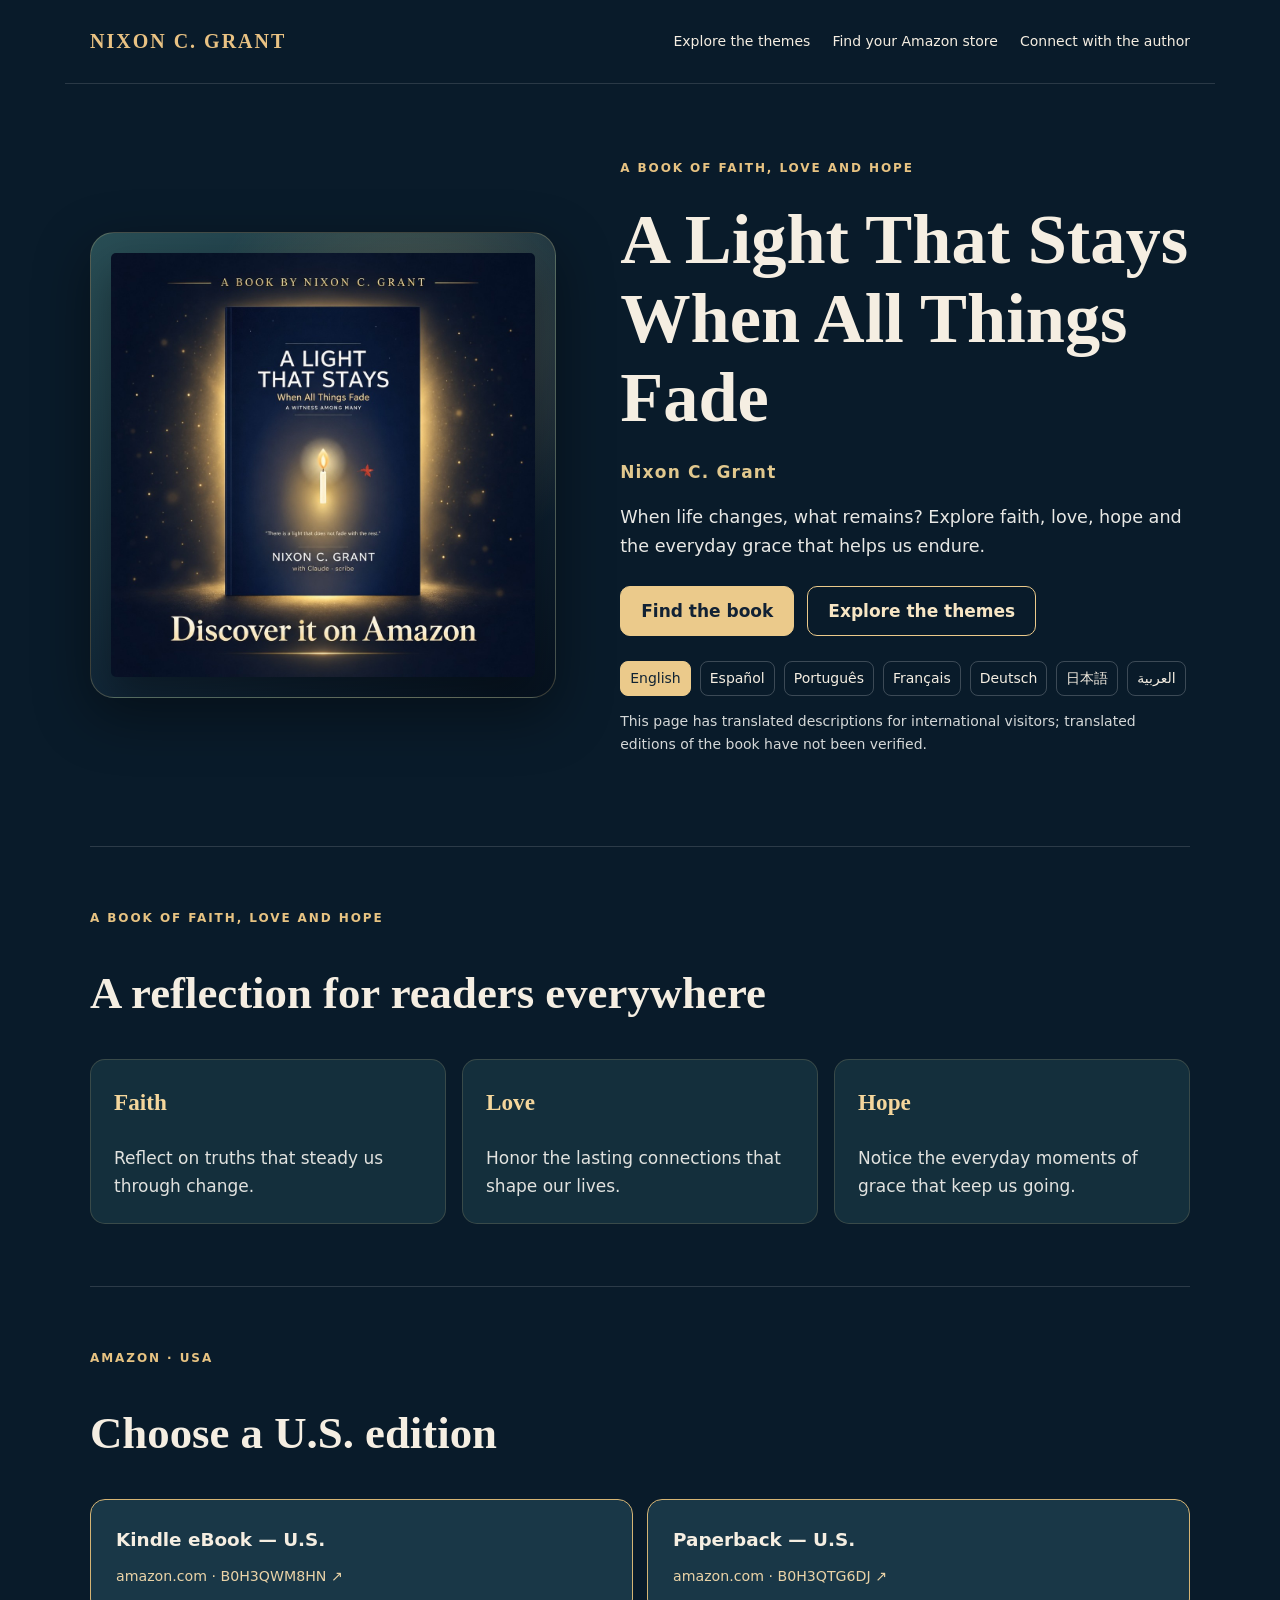
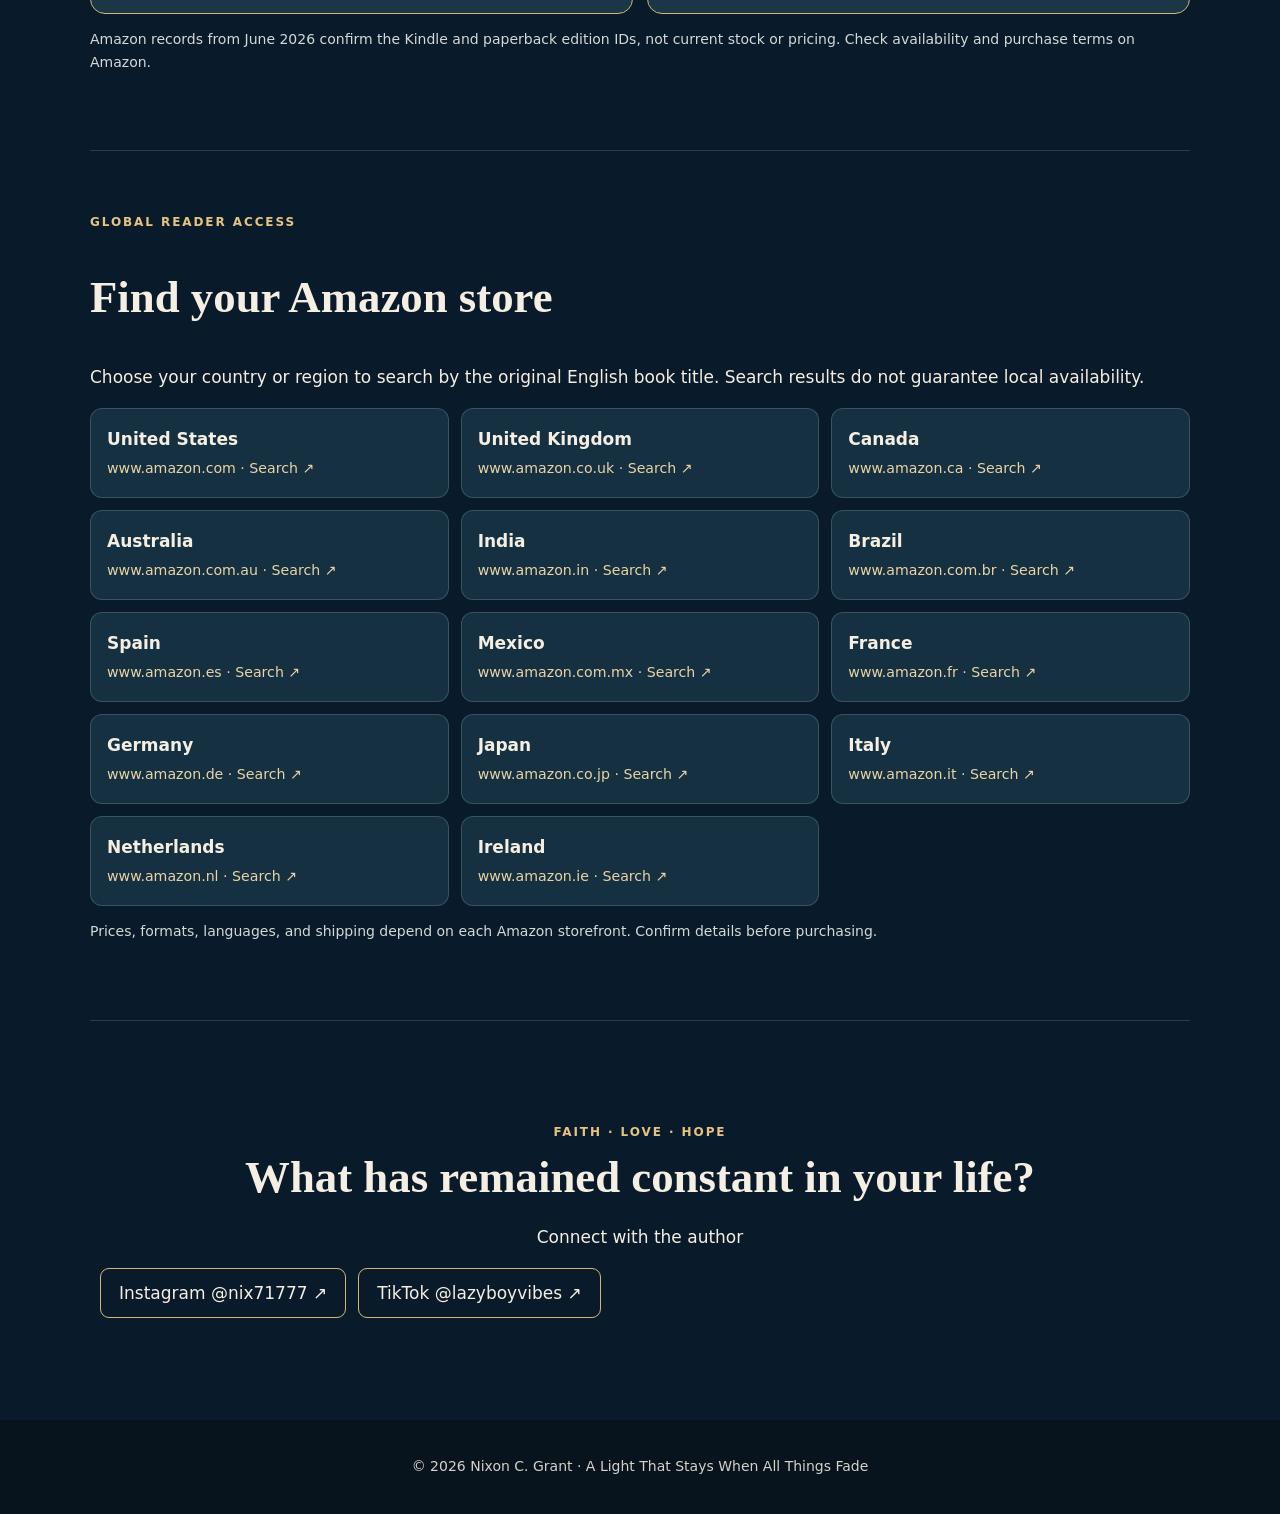
<file: index.html>
<!doctype html><html lang="en" dir="ltr"><head><meta charset="utf-8"><meta name="viewport" content="width=device-width, initial-scale=1"><meta name="theme-color" content="#102333"><meta name="description" content="When life changes, what remains? Explore faith, love, hope and the everyday grace that helps us endure."><meta name="robots" content="index,follow"><meta property="og:type" content="website"><meta property="og:title" content="A Light That Stays When All Things Fade | Nixon C. Grant"><meta property="og:description" content="When life changes, what remains? Explore faith, love, hope and the everyday grace that helps us endure."><meta name="twitter:card" content="summary_large_image"><meta property="og:url" content="https://nix71777-web.github.io/lightkeeper-worldwide-reader/"><meta property="og:image" content="https://nix71777-web.github.io/lightkeeper-worldwide-reader/book-image.jpg"><meta property="og:image:alt" content="Promotional image for A Light That Stays When All Things Fade"><meta name="twitter:image" content="https://nix71777-web.github.io/lightkeeper-worldwide-reader/book-image.jpg"><link rel="canonical" href="https://nix71777-web.github.io/lightkeeper-worldwide-reader/"><link rel="alternate" hreflang="en" href="https://nix71777-web.github.io/lightkeeper-worldwide-reader/">
<link rel="alternate" hreflang="es" href="https://nix71777-web.github.io/lightkeeper-worldwide-reader/es/">
<link rel="alternate" hreflang="pt" href="https://nix71777-web.github.io/lightkeeper-worldwide-reader/pt/">
<link rel="alternate" hreflang="fr" href="https://nix71777-web.github.io/lightkeeper-worldwide-reader/fr/">
<link rel="alternate" hreflang="de" href="https://nix71777-web.github.io/lightkeeper-worldwide-reader/de/">
<link rel="alternate" hreflang="ja" href="https://nix71777-web.github.io/lightkeeper-worldwide-reader/ja/">
<link rel="alternate" hreflang="ar" href="https://nix71777-web.github.io/lightkeeper-worldwide-reader/ar/">
<link rel="alternate" hreflang="x-default" href="https://nix71777-web.github.io/lightkeeper-worldwide-reader/"><link rel="icon" href="favicon.svg" type="image/svg+xml"><link rel="stylesheet" href="styles.css"><title>A Light That Stays When All Things Fade — Nixon C. Grant (EN)</title></head><body><a class="skip" href="#main">Skip to content</a><header class="head"><div class="brand">NIXON C. GRANT</div><nav class="nav" aria-label="Main navigation"><a href="#themes">Explore the themes</a><a href="#shops">Find your Amazon store</a><a href="#connect">Connect with the author</a></nav></header><main class="wrap" id="main"><section class="hero"><div class="cover"><div class="cover-fallback">A Light That Stays When All Things Fade<p style="font-size:16px">FAITH · LOVE · HOPE</p></div><img src="book-image.jpg" alt="Book campaign promotional image" loading="eager" onerror="this.style.display='none'"></div><div><div class="eyebrow">A book of faith, love and hope</div><h1>A Light That Stays When All Things Fade</h1><div class="author">Nixon C. Grant</div><p class="intro">When life changes, what remains? Explore faith, love, hope and the everyday grace that helps us endure.</p><div class="buttons"><a class="button" href="#verified-editions">Find the book</a><a class="button ghost" href="#themes">Explore the themes</a></div><nav class="lang" aria-label="Languages"><a href="index.html" hreflang="en" lang="en" aria-current="page">English</a><a href="es/index.html" hreflang="es" lang="es" >Español</a><a href="pt/index.html" hreflang="pt" lang="pt" >Português</a><a href="fr/index.html" hreflang="fr" lang="fr" >Français</a><a href="de/index.html" hreflang="de" lang="de" >Deutsch</a><a href="ja/index.html" hreflang="ja" lang="ja" >日本語</a><a href="ar/index.html" hreflang="ar" lang="ar" >العربية</a></nav><p class="notice">This page has translated descriptions for international visitors; translated editions of the book have not been verified.</p></div></section><section class="section" id="themes"><div class="eyebrow">A book of faith, love and hope</div><h2>A reflection for readers everywhere</h2><div class="cards"><article class="card"><h3>Faith</h3><p>Reflect on truths that steady us through change.</p></article><article class="card"><h3>Love</h3><p>Honor the lasting connections that shape our lives.</p></article><article class="card"><h3>Hope</h3><p>Notice the everyday moments of grace that keep us going.</p></article></div></section><section class="section" id="verified-editions"><div class="eyebrow">Amazon · USA</div><h2>Choose a U.S. edition</h2><div class="editions"><a class="edition" href="https://www.amazon.com/dp/B0H3QWM8HN" target="_blank" rel="noopener noreferrer"><strong>Kindle eBook — U.S.</strong><small>amazon.com · B0H3QWM8HN ↗</small></a><a class="edition" href="https://www.amazon.com/dp/B0H3QTG6DJ" target="_blank" rel="noopener noreferrer"><strong>Paperback — U.S.</strong><small>amazon.com · B0H3QTG6DJ ↗</small></a></div><p class="notice">Amazon records from June 2026 confirm the Kindle and paperback edition IDs, not current stock or pricing. Check availability and purchase terms on Amazon.</p></section><section class="section" id="shops"><div class="eyebrow">GLOBAL READER ACCESS</div><h2>Find your Amazon store</h2><p>Choose your country or region to search by the original English book title. Search results do not guarantee local availability.</p><div class="shop-grid"><a class="shop" data-market="US" href="https://www.amazon.com/s?k=A+Light+That+Stays+When+All+Things+Fade+Nixon+C.+Grant" target="_blank" rel="noopener noreferrer" aria-label="Search United States"><strong>United States</strong><small>www.amazon.com · Search ↗</small></a><a class="shop" data-market="UK" href="https://www.amazon.co.uk/s?k=A+Light+That+Stays+When+All+Things+Fade+Nixon+C.+Grant" target="_blank" rel="noopener noreferrer" aria-label="Search United Kingdom"><strong>United Kingdom</strong><small>www.amazon.co.uk · Search ↗</small></a><a class="shop" data-market="CA" href="https://www.amazon.ca/s?k=A+Light+That+Stays+When+All+Things+Fade+Nixon+C.+Grant" target="_blank" rel="noopener noreferrer" aria-label="Search Canada"><strong>Canada</strong><small>www.amazon.ca · Search ↗</small></a><a class="shop" data-market="AU" href="https://www.amazon.com.au/s?k=A+Light+That+Stays+When+All+Things+Fade+Nixon+C.+Grant" target="_blank" rel="noopener noreferrer" aria-label="Search Australia"><strong>Australia</strong><small>www.amazon.com.au · Search ↗</small></a><a class="shop" data-market="IN" href="https://www.amazon.in/s?k=A+Light+That+Stays+When+All+Things+Fade+Nixon+C.+Grant" target="_blank" rel="noopener noreferrer" aria-label="Search India"><strong>India</strong><small>www.amazon.in · Search ↗</small></a><a class="shop" data-market="BR" href="https://www.amazon.com.br/s?k=A+Light+That+Stays+When+All+Things+Fade+Nixon+C.+Grant" target="_blank" rel="noopener noreferrer" aria-label="Search Brazil"><strong>Brazil</strong><small>www.amazon.com.br · Search ↗</small></a><a class="shop" data-market="ES" href="https://www.amazon.es/s?k=A+Light+That+Stays+When+All+Things+Fade+Nixon+C.+Grant" target="_blank" rel="noopener noreferrer" aria-label="Search Spain"><strong>Spain</strong><small>www.amazon.es · Search ↗</small></a><a class="shop" data-market="MX" href="https://www.amazon.com.mx/s?k=A+Light+That+Stays+When+All+Things+Fade+Nixon+C.+Grant" target="_blank" rel="noopener noreferrer" aria-label="Search Mexico"><strong>Mexico</strong><small>www.amazon.com.mx · Search ↗</small></a><a class="shop" data-market="FR" href="https://www.amazon.fr/s?k=A+Light+That+Stays+When+All+Things+Fade+Nixon+C.+Grant" target="_blank" rel="noopener noreferrer" aria-label="Search France"><strong>France</strong><small>www.amazon.fr · Search ↗</small></a><a class="shop" data-market="DE" href="https://www.amazon.de/s?k=A+Light+That+Stays+When+All+Things+Fade+Nixon+C.+Grant" target="_blank" rel="noopener noreferrer" aria-label="Search Germany"><strong>Germany</strong><small>www.amazon.de · Search ↗</small></a><a class="shop" data-market="JP" href="https://www.amazon.co.jp/s?k=A+Light+That+Stays+When+All+Things+Fade+Nixon+C.+Grant" target="_blank" rel="noopener noreferrer" aria-label="Search Japan"><strong>Japan</strong><small>www.amazon.co.jp · Search ↗</small></a><a class="shop" data-market="IT" href="https://www.amazon.it/s?k=A+Light+That+Stays+When+All+Things+Fade+Nixon+C.+Grant" target="_blank" rel="noopener noreferrer" aria-label="Search Italy"><strong>Italy</strong><small>www.amazon.it · Search ↗</small></a><a class="shop" data-market="NL" href="https://www.amazon.nl/s?k=A+Light+That+Stays+When+All+Things+Fade+Nixon+C.+Grant" target="_blank" rel="noopener noreferrer" aria-label="Search Netherlands"><strong>Netherlands</strong><small>www.amazon.nl · Search ↗</small></a><a class="shop" data-market="IE" href="https://www.amazon.ie/s?k=A+Light+That+Stays+When+All+Things+Fade+Nixon+C.+Grant" target="_blank" rel="noopener noreferrer" aria-label="Search Ireland"><strong>Ireland</strong><small>www.amazon.ie · Search ↗</small></a></div><p class="notice">Prices, formats, languages, and shipping depend on each Amazon storefront. Confirm details before purchasing.</p></section><section class="section" id="connect"><div class="closing"><div class="eyebrow">FAITH · LOVE · HOPE</div><h2>What has remained constant in your life?</h2><p>Connect with the author</p><div class="social"><a href="https://www.instagram.com/nix71777/" target="_blank" rel="noopener noreferrer">Instagram @nix71777 ↗</a><a href="https://www.tiktok.com/@lazyboyvibes" target="_blank" rel="noopener noreferrer">TikTok @lazyboyvibes ↗</a></div></div></section></main><footer class="foot">© 2026 Nixon C. Grant · A Light That Stays When All Things Fade</footer></body></html>
</file>
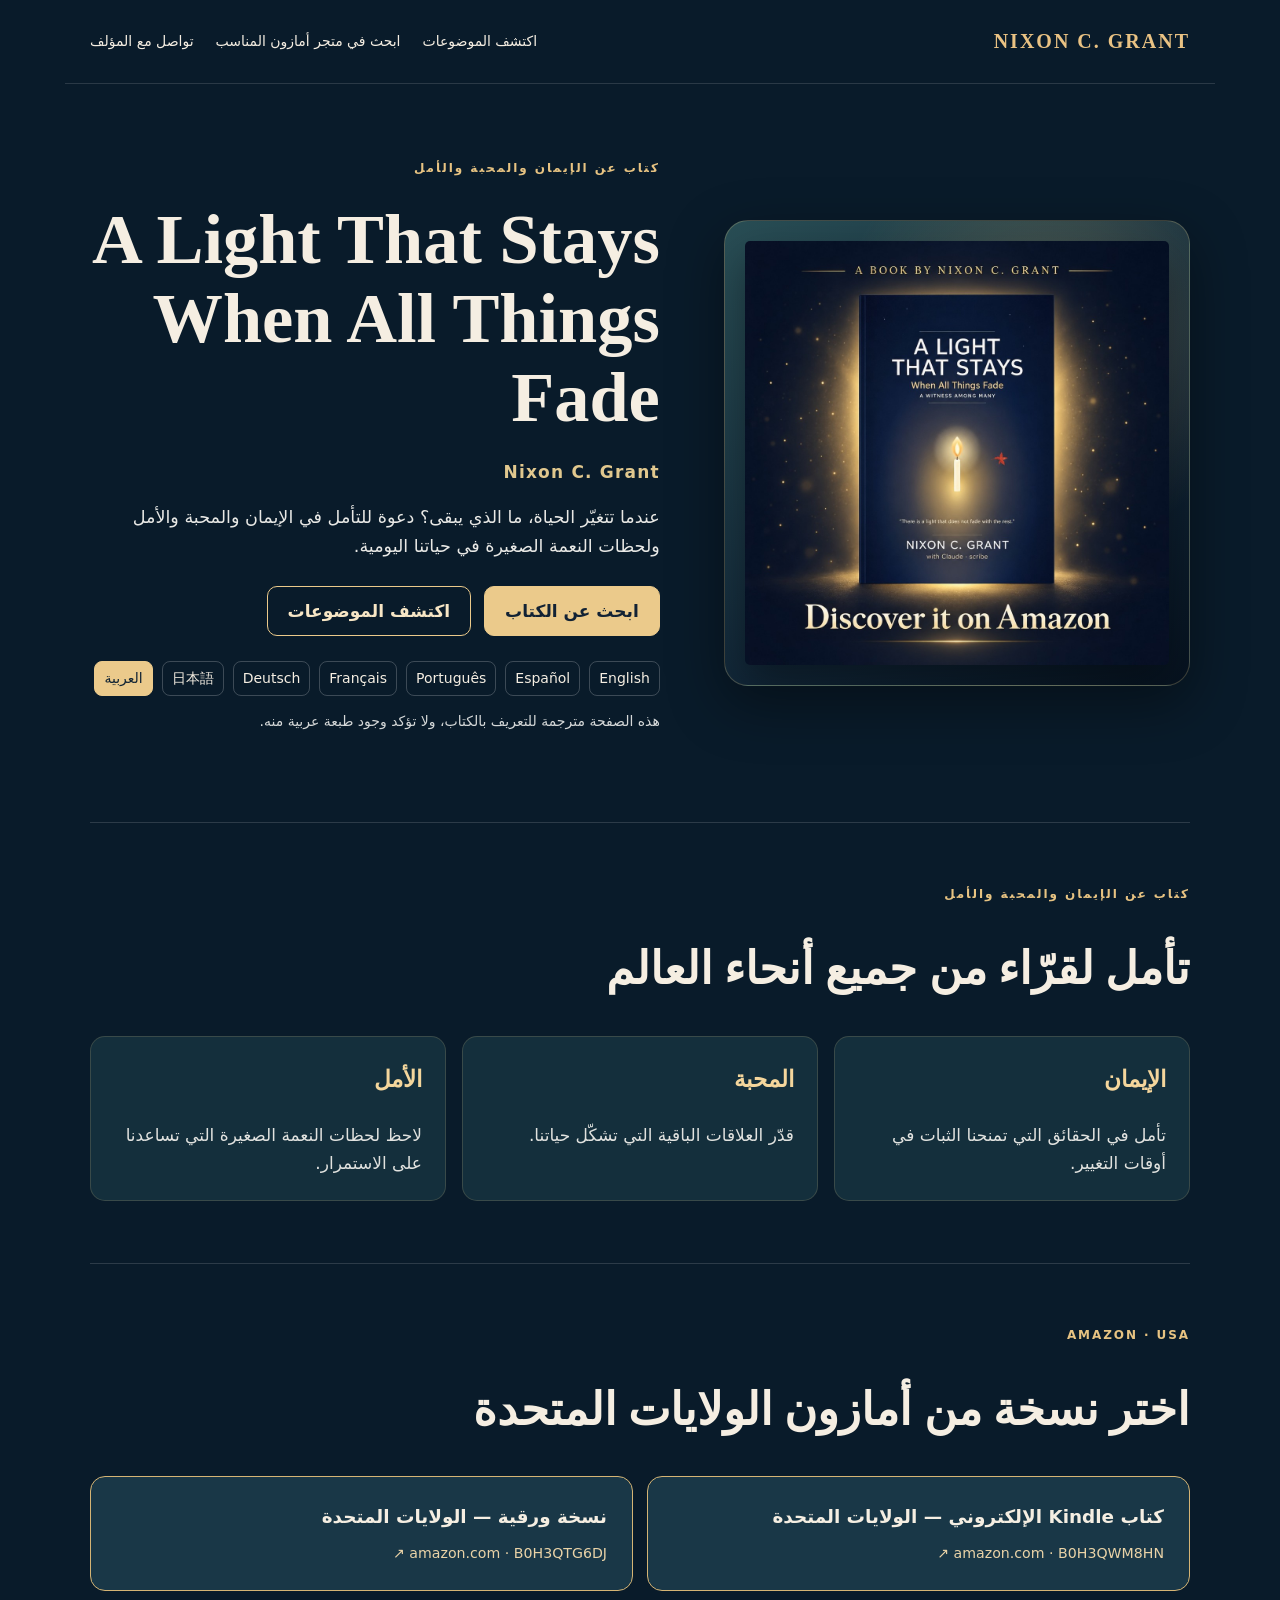
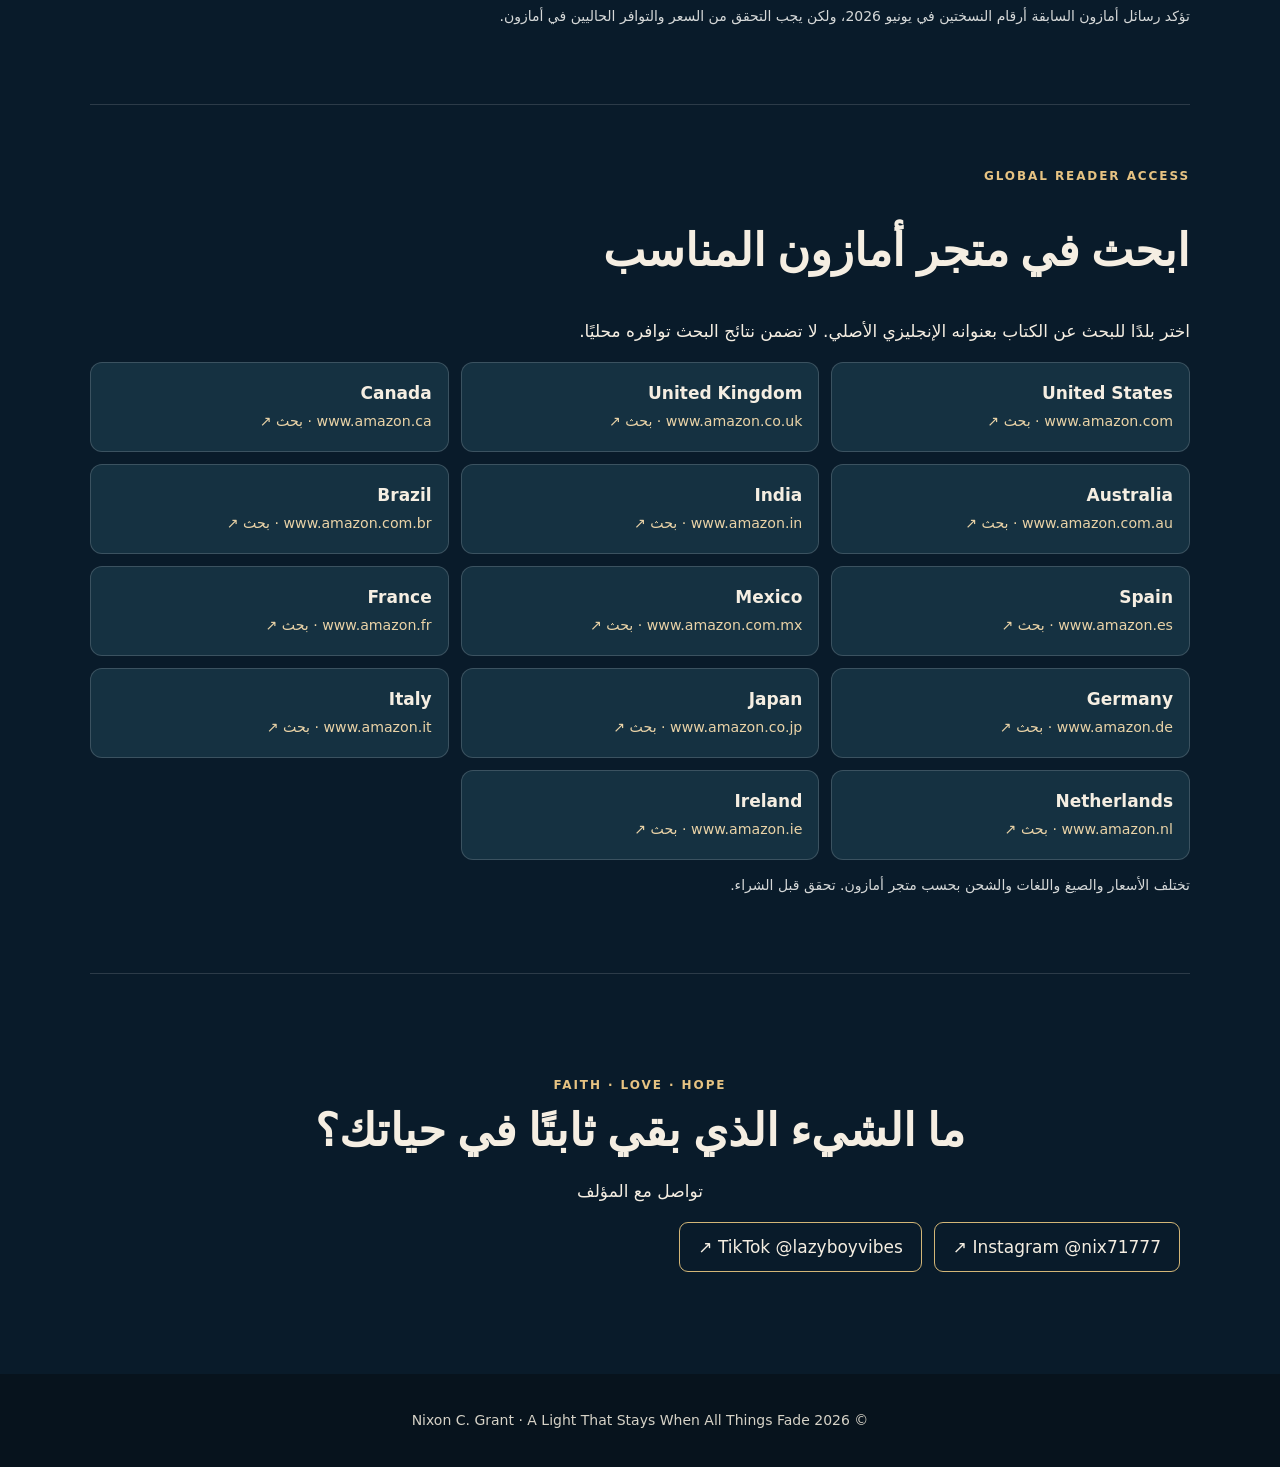
<file: ar/index.html>
<!doctype html><html lang="ar" dir="rtl"><head><meta charset="utf-8"><meta name="viewport" content="width=device-width, initial-scale=1"><meta name="theme-color" content="#102333"><meta name="description" content="عندما تتغيّر الحياة، ما الذي يبقى؟ دعوة للتأمل في الإيمان والمحبة والأمل ولحظات النعمة الصغيرة في حياتنا اليومية."><meta name="robots" content="index,follow"><meta property="og:type" content="website"><meta property="og:title" content="A Light That Stays When All Things Fade | Nixon C. Grant"><meta property="og:description" content="عندما تتغيّر الحياة، ما الذي يبقى؟ دعوة للتأمل في الإيمان والمحبة والأمل ولحظات النعمة الصغيرة في حياتنا اليومية."><meta name="twitter:card" content="summary_large_image"><meta property="og:url" content="https://nix71777-web.github.io/lightkeeper-worldwide-reader/ar/"><meta property="og:image" content="https://nix71777-web.github.io/lightkeeper-worldwide-reader/book-image.jpg"><meta property="og:image:alt" content="Promotional image for A Light That Stays When All Things Fade"><meta name="twitter:image" content="https://nix71777-web.github.io/lightkeeper-worldwide-reader/book-image.jpg"><link rel="canonical" href="https://nix71777-web.github.io/lightkeeper-worldwide-reader/ar/"><link rel="alternate" hreflang="en" href="https://nix71777-web.github.io/lightkeeper-worldwide-reader/">
<link rel="alternate" hreflang="es" href="https://nix71777-web.github.io/lightkeeper-worldwide-reader/es/">
<link rel="alternate" hreflang="pt" href="https://nix71777-web.github.io/lightkeeper-worldwide-reader/pt/">
<link rel="alternate" hreflang="fr" href="https://nix71777-web.github.io/lightkeeper-worldwide-reader/fr/">
<link rel="alternate" hreflang="de" href="https://nix71777-web.github.io/lightkeeper-worldwide-reader/de/">
<link rel="alternate" hreflang="ja" href="https://nix71777-web.github.io/lightkeeper-worldwide-reader/ja/">
<link rel="alternate" hreflang="ar" href="https://nix71777-web.github.io/lightkeeper-worldwide-reader/ar/">
<link rel="alternate" hreflang="x-default" href="https://nix71777-web.github.io/lightkeeper-worldwide-reader/"><link rel="icon" href="../favicon.svg" type="image/svg+xml"><link rel="stylesheet" href="../styles.css"><title>A Light That Stays When All Things Fade — Nixon C. Grant (AR)</title></head><body><a class="skip" href="#main">Skip to content</a><header class="head"><div class="brand">NIXON C. GRANT</div><nav class="nav" aria-label="Main navigation"><a href="#themes">اكتشف الموضوعات</a><a href="#shops">ابحث في متجر أمازون المناسب</a><a href="#connect">تواصل مع المؤلف</a></nav></header><main class="wrap" id="main"><section class="hero"><div class="cover"><div class="cover-fallback">A Light That Stays When All Things Fade<p style="font-size:16px">FAITH · LOVE · HOPE</p></div><img src="../book-image.jpg" alt="Book campaign promotional image" loading="eager" onerror="this.style.display='none'"></div><div><div class="eyebrow">كتاب عن الإيمان والمحبة والأمل</div><h1>A Light That Stays When All Things Fade</h1><div class="author">Nixon C. Grant</div><p class="intro">عندما تتغيّر الحياة، ما الذي يبقى؟ دعوة للتأمل في الإيمان والمحبة والأمل ولحظات النعمة الصغيرة في حياتنا اليومية.</p><div class="buttons"><a class="button" href="#verified-editions">ابحث عن الكتاب</a><a class="button ghost" href="#themes">اكتشف الموضوعات</a></div><nav class="lang" aria-label="Languages"><a href="../index.html" hreflang="en" lang="en" >English</a><a href="../es/index.html" hreflang="es" lang="es" >Español</a><a href="../pt/index.html" hreflang="pt" lang="pt" >Português</a><a href="../fr/index.html" hreflang="fr" lang="fr" >Français</a><a href="../de/index.html" hreflang="de" lang="de" >Deutsch</a><a href="../ja/index.html" hreflang="ja" lang="ja" >日本語</a><a href="../ar/index.html" hreflang="ar" lang="ar" aria-current="page">العربية</a></nav><p class="notice">هذه الصفحة مترجمة للتعريف بالكتاب، ولا تؤكد وجود طبعة عربية منه.</p></div></section><section class="section" id="themes"><div class="eyebrow">كتاب عن الإيمان والمحبة والأمل</div><h2>تأمل لقرّاء من جميع أنحاء العالم</h2><div class="cards"><article class="card"><h3>الإيمان</h3><p>تأمل في الحقائق التي تمنحنا الثبات في أوقات التغيير.</p></article><article class="card"><h3>المحبة</h3><p>قدّر العلاقات الباقية التي تشكّل حياتنا.</p></article><article class="card"><h3>الأمل</h3><p>لاحظ لحظات النعمة الصغيرة التي تساعدنا على الاستمرار.</p></article></div></section><section class="section" id="verified-editions"><div class="eyebrow">Amazon · USA</div><h2>اختر نسخة من أمازون الولايات المتحدة</h2><div class="editions"><a class="edition" href="https://www.amazon.com/dp/B0H3QWM8HN" target="_blank" rel="noopener noreferrer"><strong>كتاب Kindle الإلكتروني — الولايات المتحدة</strong><small>amazon.com · B0H3QWM8HN ↗</small></a><a class="edition" href="https://www.amazon.com/dp/B0H3QTG6DJ" target="_blank" rel="noopener noreferrer"><strong>نسخة ورقية — الولايات المتحدة</strong><small>amazon.com · B0H3QTG6DJ ↗</small></a></div><p class="notice">تؤكد رسائل أمازون السابقة أرقام النسختين في يونيو 2026، ولكن يجب التحقق من السعر والتوافر الحاليين في أمازون.</p></section><section class="section" id="shops"><div class="eyebrow">GLOBAL READER ACCESS</div><h2>ابحث في متجر أمازون المناسب</h2><p>اختر بلدًا للبحث عن الكتاب بعنوانه الإنجليزي الأصلي. لا تضمن نتائج البحث توافره محليًا.</p><div class="shop-grid"><a class="shop" data-market="US" href="https://www.amazon.com/s?k=A+Light+That+Stays+When+All+Things+Fade+Nixon+C.+Grant" target="_blank" rel="noopener noreferrer" aria-label="بحث United States"><strong>United States</strong><small>www.amazon.com · بحث ↗</small></a><a class="shop" data-market="UK" href="https://www.amazon.co.uk/s?k=A+Light+That+Stays+When+All+Things+Fade+Nixon+C.+Grant" target="_blank" rel="noopener noreferrer" aria-label="بحث United Kingdom"><strong>United Kingdom</strong><small>www.amazon.co.uk · بحث ↗</small></a><a class="shop" data-market="CA" href="https://www.amazon.ca/s?k=A+Light+That+Stays+When+All+Things+Fade+Nixon+C.+Grant" target="_blank" rel="noopener noreferrer" aria-label="بحث Canada"><strong>Canada</strong><small>www.amazon.ca · بحث ↗</small></a><a class="shop" data-market="AU" href="https://www.amazon.com.au/s?k=A+Light+That+Stays+When+All+Things+Fade+Nixon+C.+Grant" target="_blank" rel="noopener noreferrer" aria-label="بحث Australia"><strong>Australia</strong><small>www.amazon.com.au · بحث ↗</small></a><a class="shop" data-market="IN" href="https://www.amazon.in/s?k=A+Light+That+Stays+When+All+Things+Fade+Nixon+C.+Grant" target="_blank" rel="noopener noreferrer" aria-label="بحث India"><strong>India</strong><small>www.amazon.in · بحث ↗</small></a><a class="shop" data-market="BR" href="https://www.amazon.com.br/s?k=A+Light+That+Stays+When+All+Things+Fade+Nixon+C.+Grant" target="_blank" rel="noopener noreferrer" aria-label="بحث Brazil"><strong>Brazil</strong><small>www.amazon.com.br · بحث ↗</small></a><a class="shop" data-market="ES" href="https://www.amazon.es/s?k=A+Light+That+Stays+When+All+Things+Fade+Nixon+C.+Grant" target="_blank" rel="noopener noreferrer" aria-label="بحث Spain"><strong>Spain</strong><small>www.amazon.es · بحث ↗</small></a><a class="shop" data-market="MX" href="https://www.amazon.com.mx/s?k=A+Light+That+Stays+When+All+Things+Fade+Nixon+C.+Grant" target="_blank" rel="noopener noreferrer" aria-label="بحث Mexico"><strong>Mexico</strong><small>www.amazon.com.mx · بحث ↗</small></a><a class="shop" data-market="FR" href="https://www.amazon.fr/s?k=A+Light+That+Stays+When+All+Things+Fade+Nixon+C.+Grant" target="_blank" rel="noopener noreferrer" aria-label="بحث France"><strong>France</strong><small>www.amazon.fr · بحث ↗</small></a><a class="shop" data-market="DE" href="https://www.amazon.de/s?k=A+Light+That+Stays+When+All+Things+Fade+Nixon+C.+Grant" target="_blank" rel="noopener noreferrer" aria-label="بحث Germany"><strong>Germany</strong><small>www.amazon.de · بحث ↗</small></a><a class="shop" data-market="JP" href="https://www.amazon.co.jp/s?k=A+Light+That+Stays+When+All+Things+Fade+Nixon+C.+Grant" target="_blank" rel="noopener noreferrer" aria-label="بحث Japan"><strong>Japan</strong><small>www.amazon.co.jp · بحث ↗</small></a><a class="shop" data-market="IT" href="https://www.amazon.it/s?k=A+Light+That+Stays+When+All+Things+Fade+Nixon+C.+Grant" target="_blank" rel="noopener noreferrer" aria-label="بحث Italy"><strong>Italy</strong><small>www.amazon.it · بحث ↗</small></a><a class="shop" data-market="NL" href="https://www.amazon.nl/s?k=A+Light+That+Stays+When+All+Things+Fade+Nixon+C.+Grant" target="_blank" rel="noopener noreferrer" aria-label="بحث Netherlands"><strong>Netherlands</strong><small>www.amazon.nl · بحث ↗</small></a><a class="shop" data-market="IE" href="https://www.amazon.ie/s?k=A+Light+That+Stays+When+All+Things+Fade+Nixon+C.+Grant" target="_blank" rel="noopener noreferrer" aria-label="بحث Ireland"><strong>Ireland</strong><small>www.amazon.ie · بحث ↗</small></a></div><p class="notice">تختلف الأسعار والصيغ واللغات والشحن بحسب متجر أمازون. تحقق قبل الشراء.</p></section><section class="section" id="connect"><div class="closing"><div class="eyebrow">FAITH · LOVE · HOPE</div><h2>ما الشيء الذي بقي ثابتًا في حياتك؟</h2><p>تواصل مع المؤلف</p><div class="social"><a href="https://www.instagram.com/nix71777/" target="_blank" rel="noopener noreferrer">Instagram @nix71777 ↗</a><a href="https://www.tiktok.com/@lazyboyvibes" target="_blank" rel="noopener noreferrer">TikTok @lazyboyvibes ↗</a></div></div></section></main><footer class="foot">© 2026 Nixon C. Grant · A Light That Stays When All Things Fade</footer></body></html>
</file>
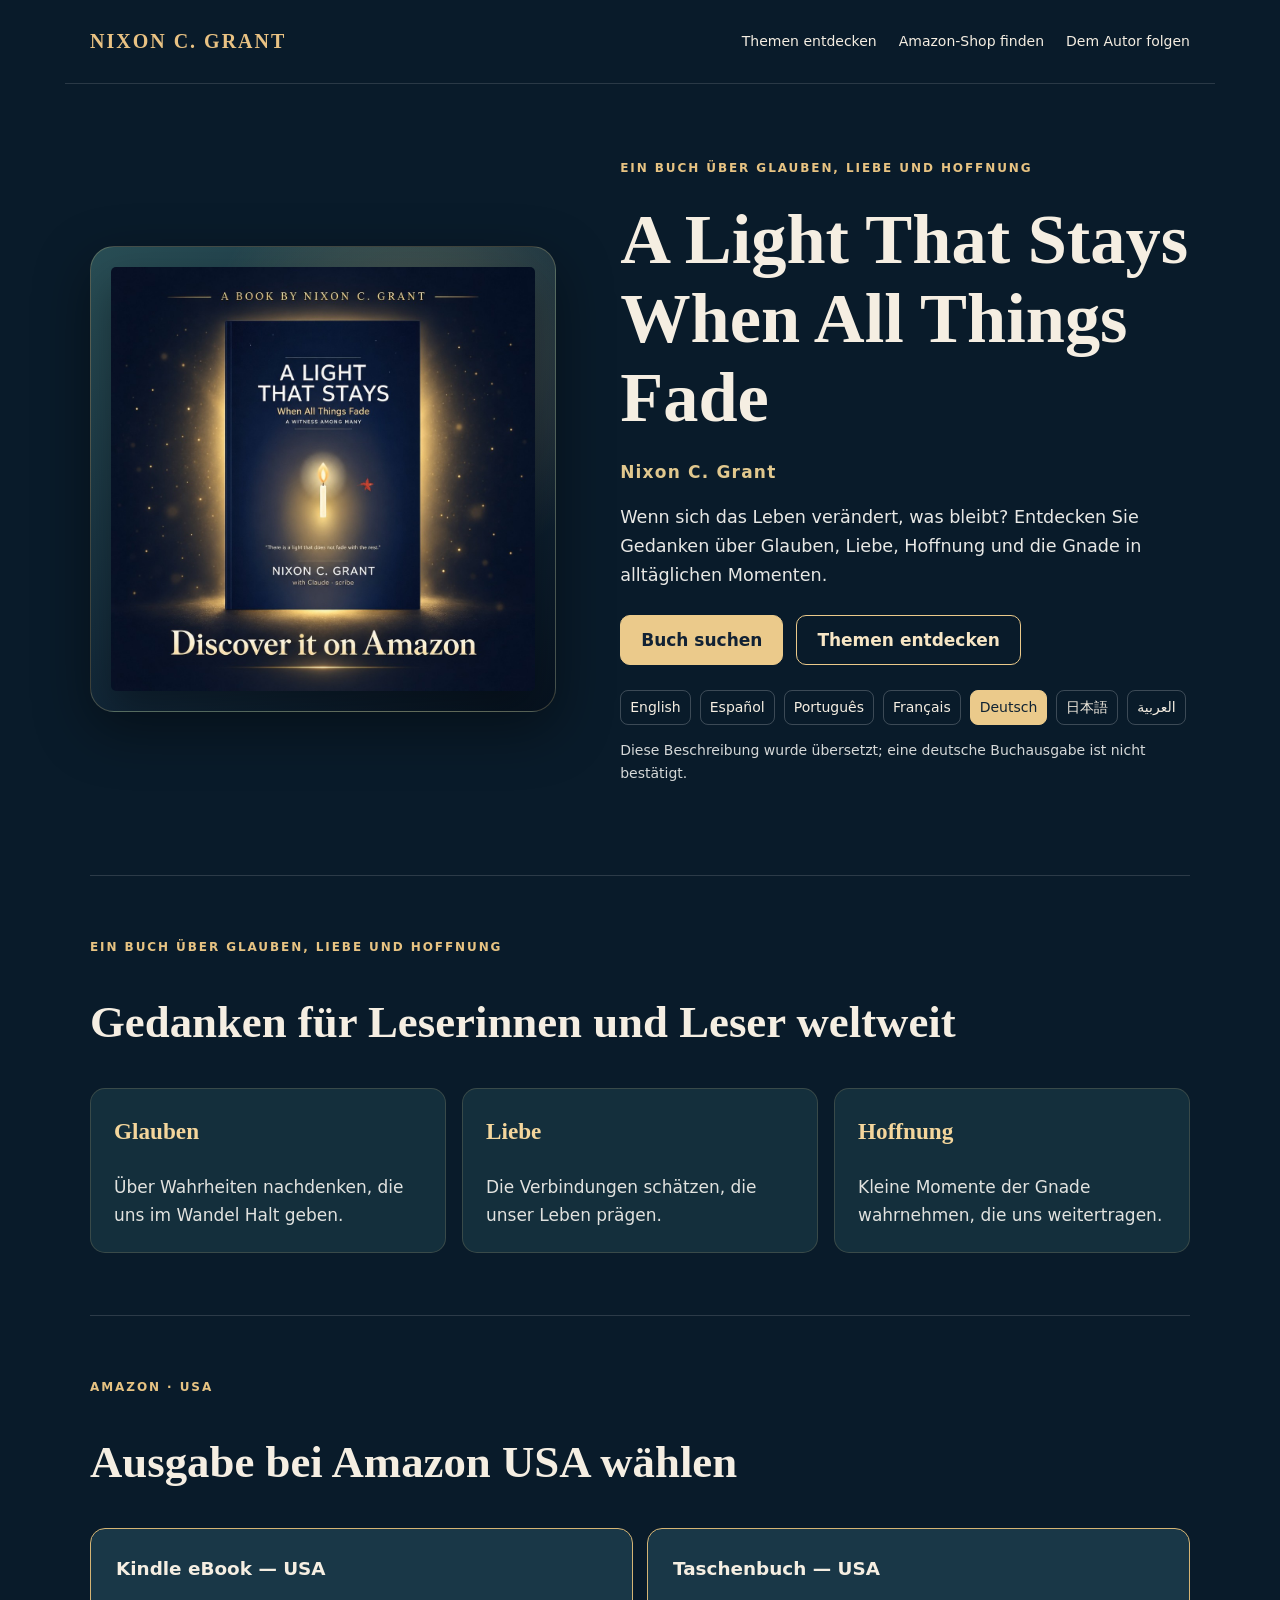
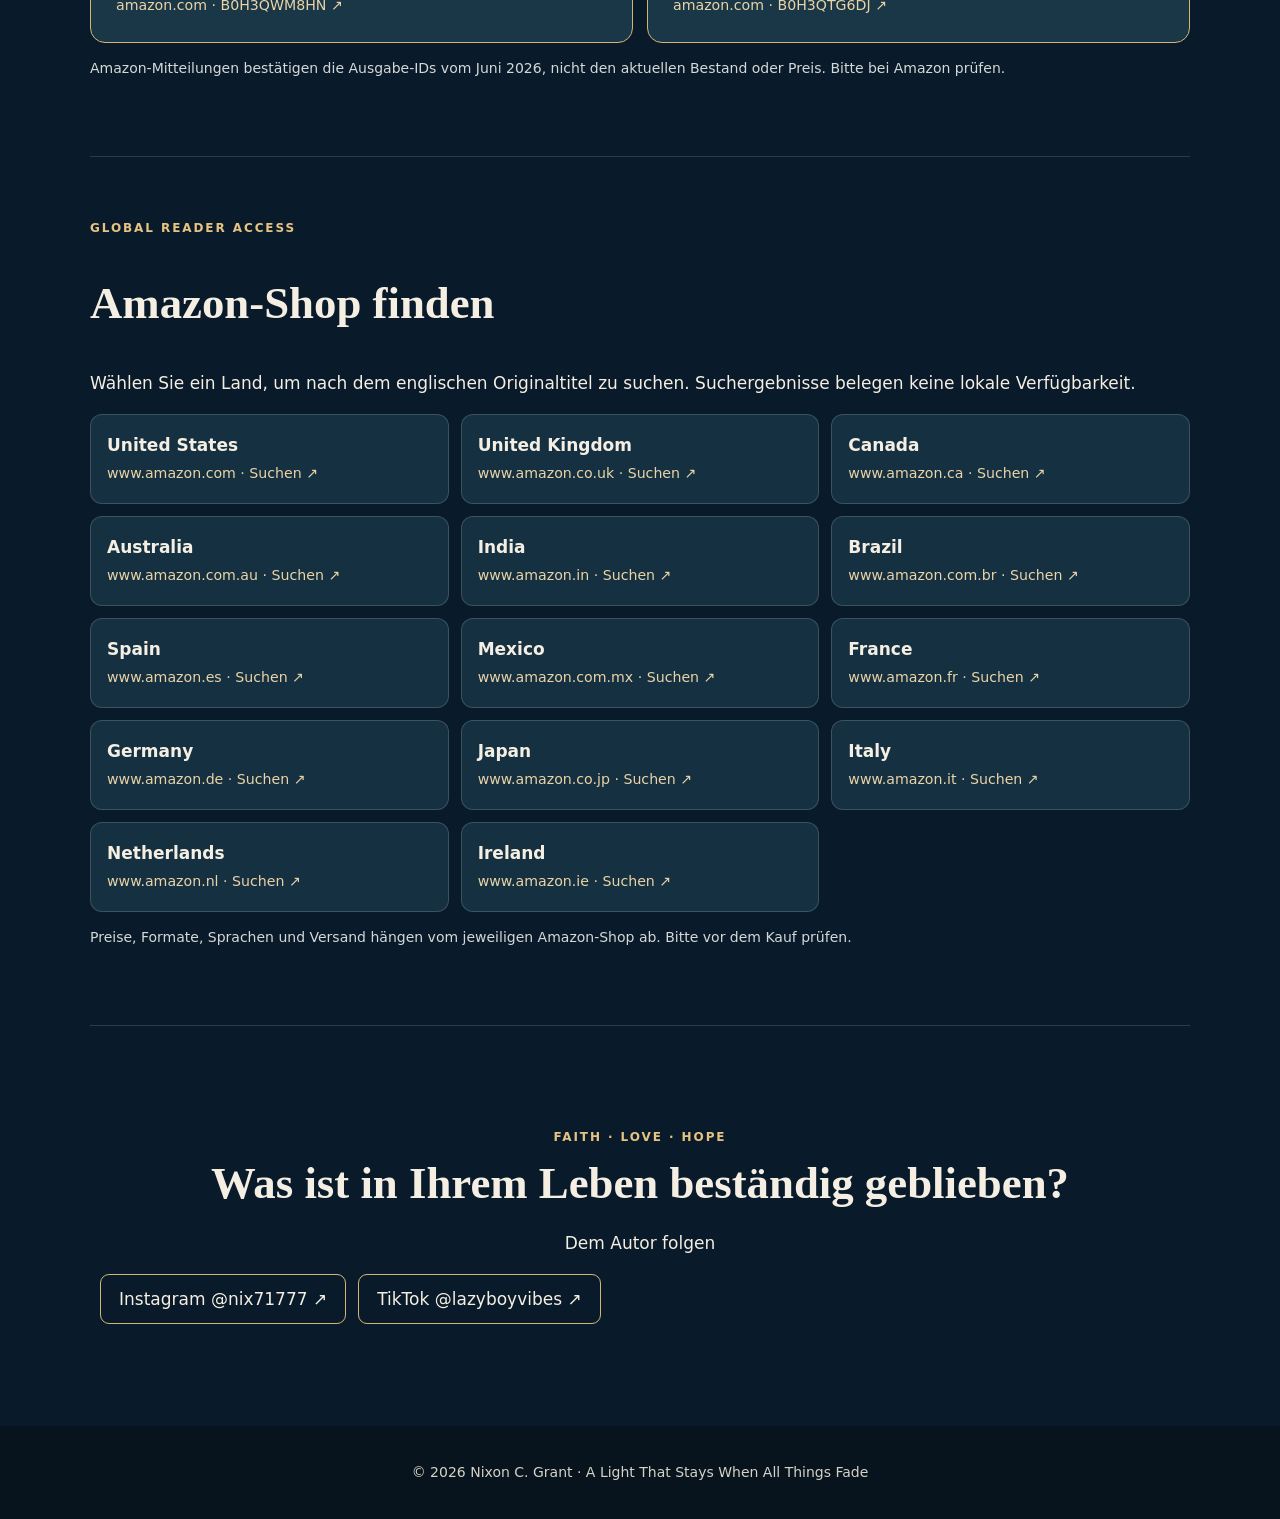
<file: de/index.html>
<!doctype html><html lang="de" dir="ltr"><head><meta charset="utf-8"><meta name="viewport" content="width=device-width, initial-scale=1"><meta name="theme-color" content="#102333"><meta name="description" content="Wenn sich das Leben verändert, was bleibt? Entdecken Sie Gedanken über Glauben, Liebe, Hoffnung und die Gnade in alltäglichen Momenten."><meta name="robots" content="index,follow"><meta property="og:type" content="website"><meta property="og:title" content="A Light That Stays When All Things Fade | Nixon C. Grant"><meta property="og:description" content="Wenn sich das Leben verändert, was bleibt? Entdecken Sie Gedanken über Glauben, Liebe, Hoffnung und die Gnade in alltäglichen Momenten."><meta name="twitter:card" content="summary_large_image"><meta property="og:url" content="https://nix71777-web.github.io/lightkeeper-worldwide-reader/de/"><meta property="og:image" content="https://nix71777-web.github.io/lightkeeper-worldwide-reader/book-image.jpg"><meta property="og:image:alt" content="Promotional image for A Light That Stays When All Things Fade"><meta name="twitter:image" content="https://nix71777-web.github.io/lightkeeper-worldwide-reader/book-image.jpg"><link rel="canonical" href="https://nix71777-web.github.io/lightkeeper-worldwide-reader/de/"><link rel="alternate" hreflang="en" href="https://nix71777-web.github.io/lightkeeper-worldwide-reader/">
<link rel="alternate" hreflang="es" href="https://nix71777-web.github.io/lightkeeper-worldwide-reader/es/">
<link rel="alternate" hreflang="pt" href="https://nix71777-web.github.io/lightkeeper-worldwide-reader/pt/">
<link rel="alternate" hreflang="fr" href="https://nix71777-web.github.io/lightkeeper-worldwide-reader/fr/">
<link rel="alternate" hreflang="de" href="https://nix71777-web.github.io/lightkeeper-worldwide-reader/de/">
<link rel="alternate" hreflang="ja" href="https://nix71777-web.github.io/lightkeeper-worldwide-reader/ja/">
<link rel="alternate" hreflang="ar" href="https://nix71777-web.github.io/lightkeeper-worldwide-reader/ar/">
<link rel="alternate" hreflang="x-default" href="https://nix71777-web.github.io/lightkeeper-worldwide-reader/"><link rel="icon" href="../favicon.svg" type="image/svg+xml"><link rel="stylesheet" href="../styles.css"><title>A Light That Stays When All Things Fade — Nixon C. Grant (DE)</title></head><body><a class="skip" href="#main">Skip to content</a><header class="head"><div class="brand">NIXON C. GRANT</div><nav class="nav" aria-label="Main navigation"><a href="#themes">Themen entdecken</a><a href="#shops">Amazon-Shop finden</a><a href="#connect">Dem Autor folgen</a></nav></header><main class="wrap" id="main"><section class="hero"><div class="cover"><div class="cover-fallback">A Light That Stays When All Things Fade<p style="font-size:16px">FAITH · LOVE · HOPE</p></div><img src="../book-image.jpg" alt="Book campaign promotional image" loading="eager" onerror="this.style.display='none'"></div><div><div class="eyebrow">Ein Buch über Glauben, Liebe und Hoffnung</div><h1>A Light That Stays When All Things Fade</h1><div class="author">Nixon C. Grant</div><p class="intro">Wenn sich das Leben verändert, was bleibt? Entdecken Sie Gedanken über Glauben, Liebe, Hoffnung und die Gnade in alltäglichen Momenten.</p><div class="buttons"><a class="button" href="#verified-editions">Buch suchen</a><a class="button ghost" href="#themes">Themen entdecken</a></div><nav class="lang" aria-label="Languages"><a href="../index.html" hreflang="en" lang="en" >English</a><a href="../es/index.html" hreflang="es" lang="es" >Español</a><a href="../pt/index.html" hreflang="pt" lang="pt" >Português</a><a href="../fr/index.html" hreflang="fr" lang="fr" >Français</a><a href="../de/index.html" hreflang="de" lang="de" aria-current="page">Deutsch</a><a href="../ja/index.html" hreflang="ja" lang="ja" >日本語</a><a href="../ar/index.html" hreflang="ar" lang="ar" >العربية</a></nav><p class="notice">Diese Beschreibung wurde übersetzt; eine deutsche Buchausgabe ist nicht bestätigt.</p></div></section><section class="section" id="themes"><div class="eyebrow">Ein Buch über Glauben, Liebe und Hoffnung</div><h2>Gedanken für Leserinnen und Leser weltweit</h2><div class="cards"><article class="card"><h3>Glauben</h3><p>Über Wahrheiten nachdenken, die uns im Wandel Halt geben.</p></article><article class="card"><h3>Liebe</h3><p>Die Verbindungen schätzen, die unser Leben prägen.</p></article><article class="card"><h3>Hoffnung</h3><p>Kleine Momente der Gnade wahrnehmen, die uns weitertragen.</p></article></div></section><section class="section" id="verified-editions"><div class="eyebrow">Amazon · USA</div><h2>Ausgabe bei Amazon USA wählen</h2><div class="editions"><a class="edition" href="https://www.amazon.com/dp/B0H3QWM8HN" target="_blank" rel="noopener noreferrer"><strong>Kindle eBook — USA</strong><small>amazon.com · B0H3QWM8HN ↗</small></a><a class="edition" href="https://www.amazon.com/dp/B0H3QTG6DJ" target="_blank" rel="noopener noreferrer"><strong>Taschenbuch — USA</strong><small>amazon.com · B0H3QTG6DJ ↗</small></a></div><p class="notice">Amazon-Mitteilungen bestätigen die Ausgabe-IDs vom Juni 2026, nicht den aktuellen Bestand oder Preis. Bitte bei Amazon prüfen.</p></section><section class="section" id="shops"><div class="eyebrow">GLOBAL READER ACCESS</div><h2>Amazon-Shop finden</h2><p>Wählen Sie ein Land, um nach dem englischen Originaltitel zu suchen. Suchergebnisse belegen keine lokale Verfügbarkeit.</p><div class="shop-grid"><a class="shop" data-market="US" href="https://www.amazon.com/s?k=A+Light+That+Stays+When+All+Things+Fade+Nixon+C.+Grant" target="_blank" rel="noopener noreferrer" aria-label="Suchen United States"><strong>United States</strong><small>www.amazon.com · Suchen ↗</small></a><a class="shop" data-market="UK" href="https://www.amazon.co.uk/s?k=A+Light+That+Stays+When+All+Things+Fade+Nixon+C.+Grant" target="_blank" rel="noopener noreferrer" aria-label="Suchen United Kingdom"><strong>United Kingdom</strong><small>www.amazon.co.uk · Suchen ↗</small></a><a class="shop" data-market="CA" href="https://www.amazon.ca/s?k=A+Light+That+Stays+When+All+Things+Fade+Nixon+C.+Grant" target="_blank" rel="noopener noreferrer" aria-label="Suchen Canada"><strong>Canada</strong><small>www.amazon.ca · Suchen ↗</small></a><a class="shop" data-market="AU" href="https://www.amazon.com.au/s?k=A+Light+That+Stays+When+All+Things+Fade+Nixon+C.+Grant" target="_blank" rel="noopener noreferrer" aria-label="Suchen Australia"><strong>Australia</strong><small>www.amazon.com.au · Suchen ↗</small></a><a class="shop" data-market="IN" href="https://www.amazon.in/s?k=A+Light+That+Stays+When+All+Things+Fade+Nixon+C.+Grant" target="_blank" rel="noopener noreferrer" aria-label="Suchen India"><strong>India</strong><small>www.amazon.in · Suchen ↗</small></a><a class="shop" data-market="BR" href="https://www.amazon.com.br/s?k=A+Light+That+Stays+When+All+Things+Fade+Nixon+C.+Grant" target="_blank" rel="noopener noreferrer" aria-label="Suchen Brazil"><strong>Brazil</strong><small>www.amazon.com.br · Suchen ↗</small></a><a class="shop" data-market="ES" href="https://www.amazon.es/s?k=A+Light+That+Stays+When+All+Things+Fade+Nixon+C.+Grant" target="_blank" rel="noopener noreferrer" aria-label="Suchen Spain"><strong>Spain</strong><small>www.amazon.es · Suchen ↗</small></a><a class="shop" data-market="MX" href="https://www.amazon.com.mx/s?k=A+Light+That+Stays+When+All+Things+Fade+Nixon+C.+Grant" target="_blank" rel="noopener noreferrer" aria-label="Suchen Mexico"><strong>Mexico</strong><small>www.amazon.com.mx · Suchen ↗</small></a><a class="shop" data-market="FR" href="https://www.amazon.fr/s?k=A+Light+That+Stays+When+All+Things+Fade+Nixon+C.+Grant" target="_blank" rel="noopener noreferrer" aria-label="Suchen France"><strong>France</strong><small>www.amazon.fr · Suchen ↗</small></a><a class="shop" data-market="DE" href="https://www.amazon.de/s?k=A+Light+That+Stays+When+All+Things+Fade+Nixon+C.+Grant" target="_blank" rel="noopener noreferrer" aria-label="Suchen Germany"><strong>Germany</strong><small>www.amazon.de · Suchen ↗</small></a><a class="shop" data-market="JP" href="https://www.amazon.co.jp/s?k=A+Light+That+Stays+When+All+Things+Fade+Nixon+C.+Grant" target="_blank" rel="noopener noreferrer" aria-label="Suchen Japan"><strong>Japan</strong><small>www.amazon.co.jp · Suchen ↗</small></a><a class="shop" data-market="IT" href="https://www.amazon.it/s?k=A+Light+That+Stays+When+All+Things+Fade+Nixon+C.+Grant" target="_blank" rel="noopener noreferrer" aria-label="Suchen Italy"><strong>Italy</strong><small>www.amazon.it · Suchen ↗</small></a><a class="shop" data-market="NL" href="https://www.amazon.nl/s?k=A+Light+That+Stays+When+All+Things+Fade+Nixon+C.+Grant" target="_blank" rel="noopener noreferrer" aria-label="Suchen Netherlands"><strong>Netherlands</strong><small>www.amazon.nl · Suchen ↗</small></a><a class="shop" data-market="IE" href="https://www.amazon.ie/s?k=A+Light+That+Stays+When+All+Things+Fade+Nixon+C.+Grant" target="_blank" rel="noopener noreferrer" aria-label="Suchen Ireland"><strong>Ireland</strong><small>www.amazon.ie · Suchen ↗</small></a></div><p class="notice">Preise, Formate, Sprachen und Versand hängen vom jeweiligen Amazon-Shop ab. Bitte vor dem Kauf prüfen.</p></section><section class="section" id="connect"><div class="closing"><div class="eyebrow">FAITH · LOVE · HOPE</div><h2>Was ist in Ihrem Leben beständig geblieben?</h2><p>Dem Autor folgen</p><div class="social"><a href="https://www.instagram.com/nix71777/" target="_blank" rel="noopener noreferrer">Instagram @nix71777 ↗</a><a href="https://www.tiktok.com/@lazyboyvibes" target="_blank" rel="noopener noreferrer">TikTok @lazyboyvibes ↗</a></div></div></section></main><footer class="foot">© 2026 Nixon C. Grant · A Light That Stays When All Things Fade</footer></body></html>
</file>
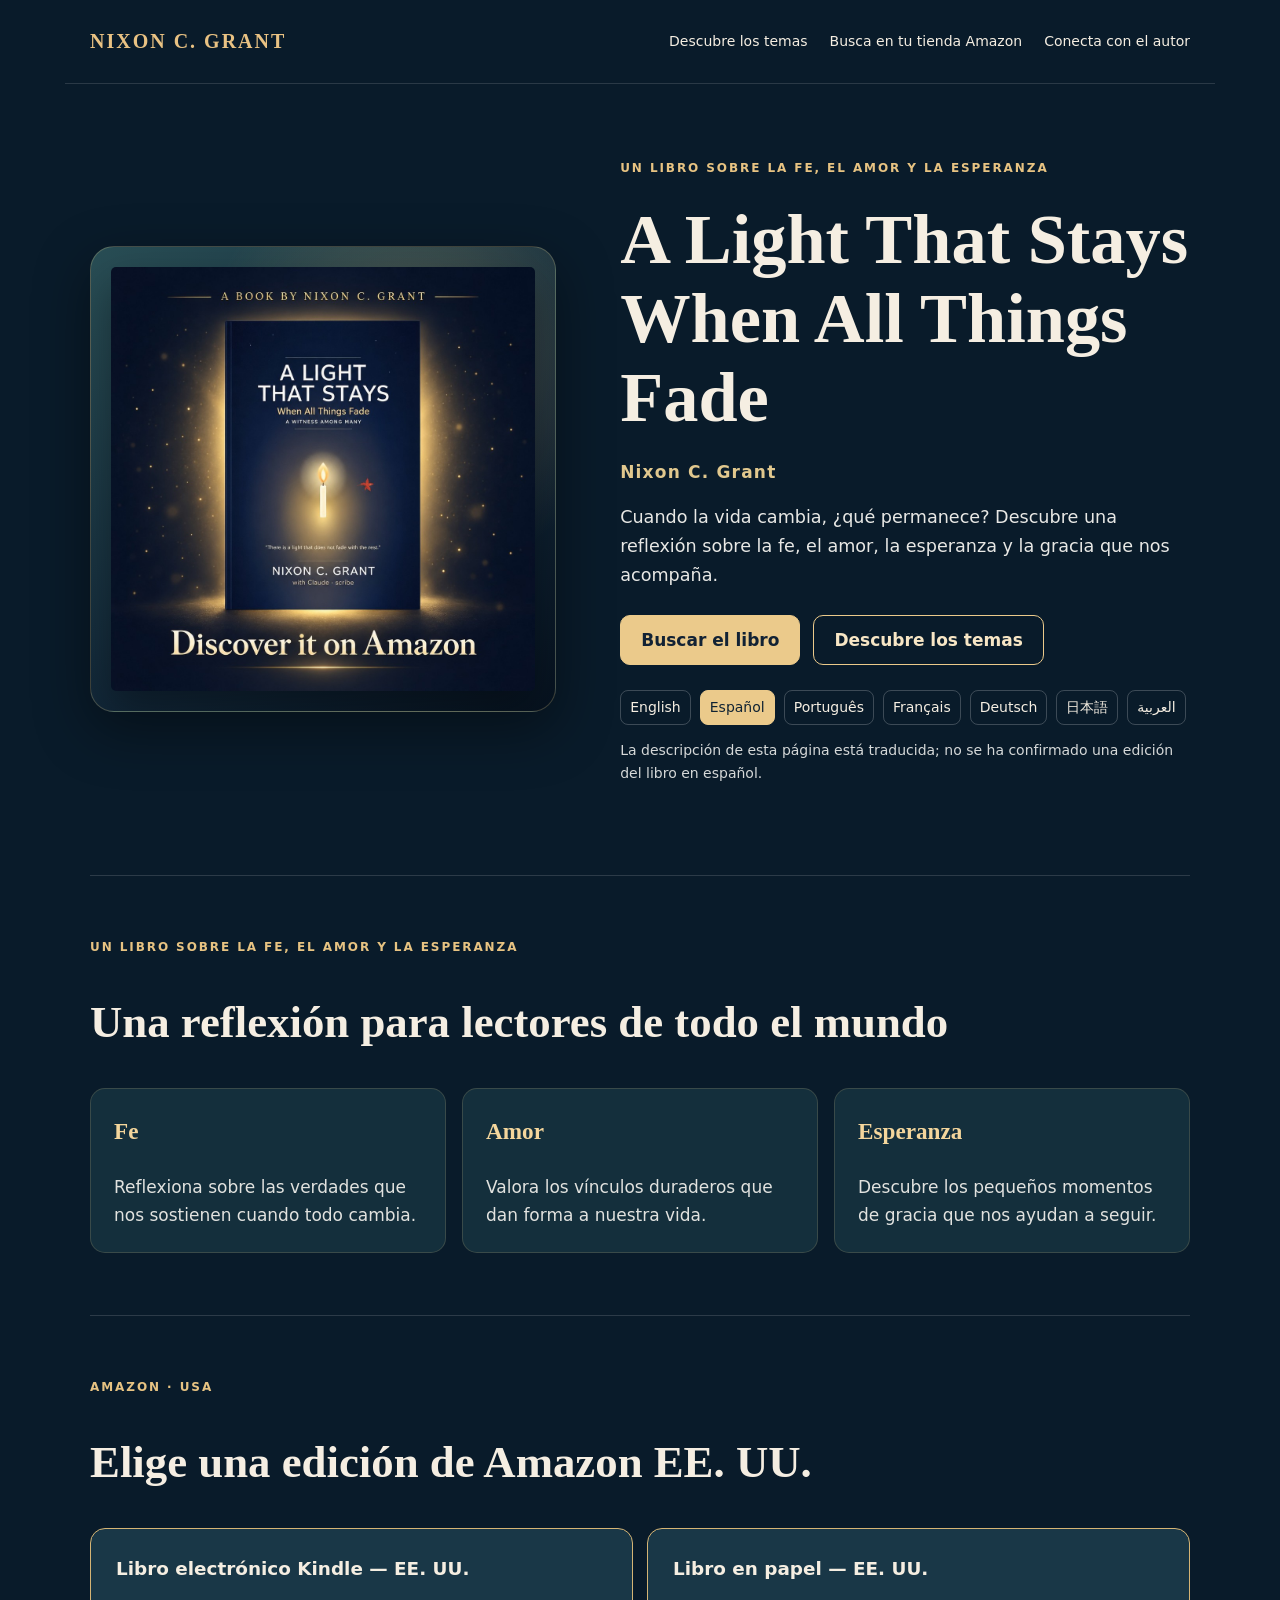
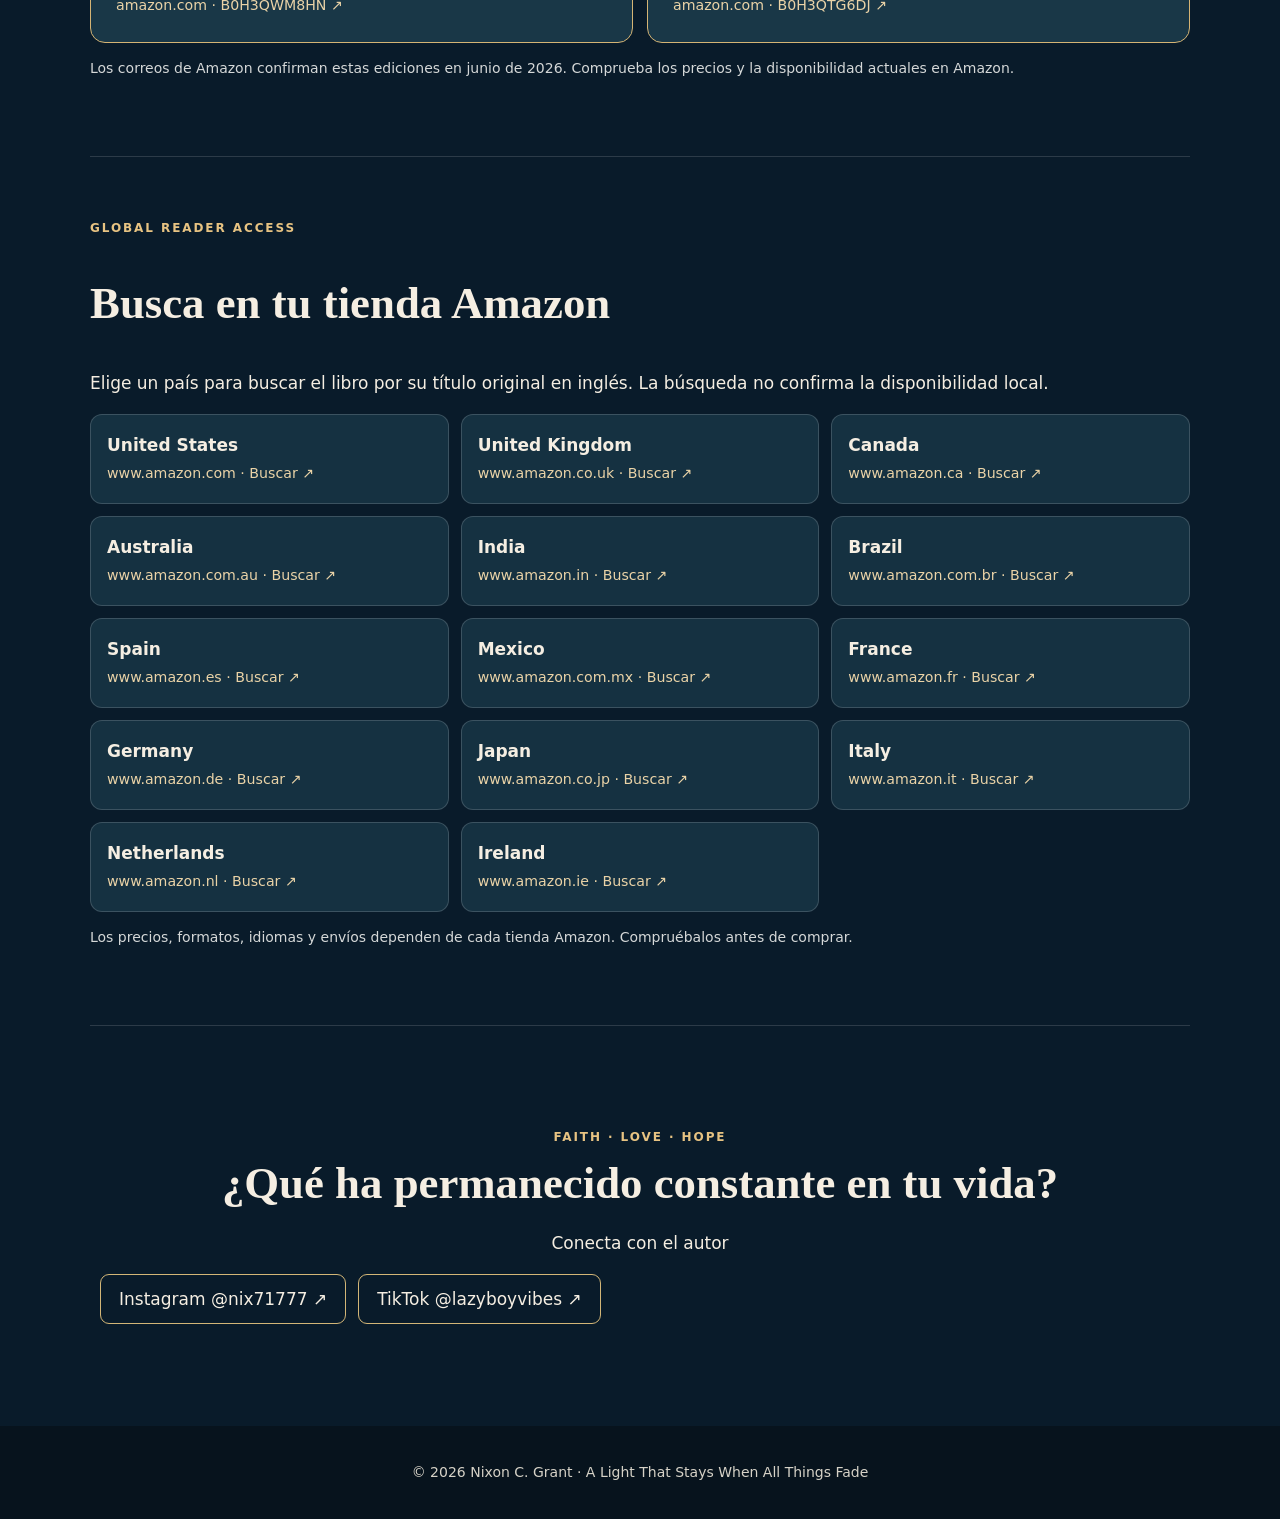
<file: es/index.html>
<!doctype html><html lang="es" dir="ltr"><head><meta charset="utf-8"><meta name="viewport" content="width=device-width, initial-scale=1"><meta name="theme-color" content="#102333"><meta name="description" content="Cuando la vida cambia, ¿qué permanece? Descubre una reflexión sobre la fe, el amor, la esperanza y la gracia que nos acompaña."><meta name="robots" content="index,follow"><meta property="og:type" content="website"><meta property="og:title" content="A Light That Stays When All Things Fade | Nixon C. Grant"><meta property="og:description" content="Cuando la vida cambia, ¿qué permanece? Descubre una reflexión sobre la fe, el amor, la esperanza y la gracia que nos acompaña."><meta name="twitter:card" content="summary_large_image"><meta property="og:url" content="https://nix71777-web.github.io/lightkeeper-worldwide-reader/es/"><meta property="og:image" content="https://nix71777-web.github.io/lightkeeper-worldwide-reader/book-image.jpg"><meta property="og:image:alt" content="Promotional image for A Light That Stays When All Things Fade"><meta name="twitter:image" content="https://nix71777-web.github.io/lightkeeper-worldwide-reader/book-image.jpg"><link rel="canonical" href="https://nix71777-web.github.io/lightkeeper-worldwide-reader/es/"><link rel="alternate" hreflang="en" href="https://nix71777-web.github.io/lightkeeper-worldwide-reader/">
<link rel="alternate" hreflang="es" href="https://nix71777-web.github.io/lightkeeper-worldwide-reader/es/">
<link rel="alternate" hreflang="pt" href="https://nix71777-web.github.io/lightkeeper-worldwide-reader/pt/">
<link rel="alternate" hreflang="fr" href="https://nix71777-web.github.io/lightkeeper-worldwide-reader/fr/">
<link rel="alternate" hreflang="de" href="https://nix71777-web.github.io/lightkeeper-worldwide-reader/de/">
<link rel="alternate" hreflang="ja" href="https://nix71777-web.github.io/lightkeeper-worldwide-reader/ja/">
<link rel="alternate" hreflang="ar" href="https://nix71777-web.github.io/lightkeeper-worldwide-reader/ar/">
<link rel="alternate" hreflang="x-default" href="https://nix71777-web.github.io/lightkeeper-worldwide-reader/"><link rel="icon" href="../favicon.svg" type="image/svg+xml"><link rel="stylesheet" href="../styles.css"><title>A Light That Stays When All Things Fade — Nixon C. Grant (ES)</title></head><body><a class="skip" href="#main">Skip to content</a><header class="head"><div class="brand">NIXON C. GRANT</div><nav class="nav" aria-label="Main navigation"><a href="#themes">Descubre los temas</a><a href="#shops">Busca en tu tienda Amazon</a><a href="#connect">Conecta con el autor</a></nav></header><main class="wrap" id="main"><section class="hero"><div class="cover"><div class="cover-fallback">A Light That Stays When All Things Fade<p style="font-size:16px">FAITH · LOVE · HOPE</p></div><img src="../book-image.jpg" alt="Book campaign promotional image" loading="eager" onerror="this.style.display='none'"></div><div><div class="eyebrow">Un libro sobre la fe, el amor y la esperanza</div><h1>A Light That Stays When All Things Fade</h1><div class="author">Nixon C. Grant</div><p class="intro">Cuando la vida cambia, ¿qué permanece? Descubre una reflexión sobre la fe, el amor, la esperanza y la gracia que nos acompaña.</p><div class="buttons"><a class="button" href="#verified-editions">Buscar el libro</a><a class="button ghost" href="#themes">Descubre los temas</a></div><nav class="lang" aria-label="Languages"><a href="../index.html" hreflang="en" lang="en" >English</a><a href="../es/index.html" hreflang="es" lang="es" aria-current="page">Español</a><a href="../pt/index.html" hreflang="pt" lang="pt" >Português</a><a href="../fr/index.html" hreflang="fr" lang="fr" >Français</a><a href="../de/index.html" hreflang="de" lang="de" >Deutsch</a><a href="../ja/index.html" hreflang="ja" lang="ja" >日本語</a><a href="../ar/index.html" hreflang="ar" lang="ar" >العربية</a></nav><p class="notice">La descripción de esta página está traducida; no se ha confirmado una edición del libro en español.</p></div></section><section class="section" id="themes"><div class="eyebrow">Un libro sobre la fe, el amor y la esperanza</div><h2>Una reflexión para lectores de todo el mundo</h2><div class="cards"><article class="card"><h3>Fe</h3><p>Reflexiona sobre las verdades que nos sostienen cuando todo cambia.</p></article><article class="card"><h3>Amor</h3><p>Valora los vínculos duraderos que dan forma a nuestra vida.</p></article><article class="card"><h3>Esperanza</h3><p>Descubre los pequeños momentos de gracia que nos ayudan a seguir.</p></article></div></section><section class="section" id="verified-editions"><div class="eyebrow">Amazon · USA</div><h2>Elige una edición de Amazon EE. UU.</h2><div class="editions"><a class="edition" href="https://www.amazon.com/dp/B0H3QWM8HN" target="_blank" rel="noopener noreferrer"><strong>Libro electrónico Kindle — EE. UU.</strong><small>amazon.com · B0H3QWM8HN ↗</small></a><a class="edition" href="https://www.amazon.com/dp/B0H3QTG6DJ" target="_blank" rel="noopener noreferrer"><strong>Libro en papel — EE. UU.</strong><small>amazon.com · B0H3QTG6DJ ↗</small></a></div><p class="notice">Los correos de Amazon confirman estas ediciones en junio de 2026. Comprueba los precios y la disponibilidad actuales en Amazon.</p></section><section class="section" id="shops"><div class="eyebrow">GLOBAL READER ACCESS</div><h2>Busca en tu tienda Amazon</h2><p>Elige un país para buscar el libro por su título original en inglés. La búsqueda no confirma la disponibilidad local.</p><div class="shop-grid"><a class="shop" data-market="US" href="https://www.amazon.com/s?k=A+Light+That+Stays+When+All+Things+Fade+Nixon+C.+Grant" target="_blank" rel="noopener noreferrer" aria-label="Buscar United States"><strong>United States</strong><small>www.amazon.com · Buscar ↗</small></a><a class="shop" data-market="UK" href="https://www.amazon.co.uk/s?k=A+Light+That+Stays+When+All+Things+Fade+Nixon+C.+Grant" target="_blank" rel="noopener noreferrer" aria-label="Buscar United Kingdom"><strong>United Kingdom</strong><small>www.amazon.co.uk · Buscar ↗</small></a><a class="shop" data-market="CA" href="https://www.amazon.ca/s?k=A+Light+That+Stays+When+All+Things+Fade+Nixon+C.+Grant" target="_blank" rel="noopener noreferrer" aria-label="Buscar Canada"><strong>Canada</strong><small>www.amazon.ca · Buscar ↗</small></a><a class="shop" data-market="AU" href="https://www.amazon.com.au/s?k=A+Light+That+Stays+When+All+Things+Fade+Nixon+C.+Grant" target="_blank" rel="noopener noreferrer" aria-label="Buscar Australia"><strong>Australia</strong><small>www.amazon.com.au · Buscar ↗</small></a><a class="shop" data-market="IN" href="https://www.amazon.in/s?k=A+Light+That+Stays+When+All+Things+Fade+Nixon+C.+Grant" target="_blank" rel="noopener noreferrer" aria-label="Buscar India"><strong>India</strong><small>www.amazon.in · Buscar ↗</small></a><a class="shop" data-market="BR" href="https://www.amazon.com.br/s?k=A+Light+That+Stays+When+All+Things+Fade+Nixon+C.+Grant" target="_blank" rel="noopener noreferrer" aria-label="Buscar Brazil"><strong>Brazil</strong><small>www.amazon.com.br · Buscar ↗</small></a><a class="shop" data-market="ES" href="https://www.amazon.es/s?k=A+Light+That+Stays+When+All+Things+Fade+Nixon+C.+Grant" target="_blank" rel="noopener noreferrer" aria-label="Buscar Spain"><strong>Spain</strong><small>www.amazon.es · Buscar ↗</small></a><a class="shop" data-market="MX" href="https://www.amazon.com.mx/s?k=A+Light+That+Stays+When+All+Things+Fade+Nixon+C.+Grant" target="_blank" rel="noopener noreferrer" aria-label="Buscar Mexico"><strong>Mexico</strong><small>www.amazon.com.mx · Buscar ↗</small></a><a class="shop" data-market="FR" href="https://www.amazon.fr/s?k=A+Light+That+Stays+When+All+Things+Fade+Nixon+C.+Grant" target="_blank" rel="noopener noreferrer" aria-label="Buscar France"><strong>France</strong><small>www.amazon.fr · Buscar ↗</small></a><a class="shop" data-market="DE" href="https://www.amazon.de/s?k=A+Light+That+Stays+When+All+Things+Fade+Nixon+C.+Grant" target="_blank" rel="noopener noreferrer" aria-label="Buscar Germany"><strong>Germany</strong><small>www.amazon.de · Buscar ↗</small></a><a class="shop" data-market="JP" href="https://www.amazon.co.jp/s?k=A+Light+That+Stays+When+All+Things+Fade+Nixon+C.+Grant" target="_blank" rel="noopener noreferrer" aria-label="Buscar Japan"><strong>Japan</strong><small>www.amazon.co.jp · Buscar ↗</small></a><a class="shop" data-market="IT" href="https://www.amazon.it/s?k=A+Light+That+Stays+When+All+Things+Fade+Nixon+C.+Grant" target="_blank" rel="noopener noreferrer" aria-label="Buscar Italy"><strong>Italy</strong><small>www.amazon.it · Buscar ↗</small></a><a class="shop" data-market="NL" href="https://www.amazon.nl/s?k=A+Light+That+Stays+When+All+Things+Fade+Nixon+C.+Grant" target="_blank" rel="noopener noreferrer" aria-label="Buscar Netherlands"><strong>Netherlands</strong><small>www.amazon.nl · Buscar ↗</small></a><a class="shop" data-market="IE" href="https://www.amazon.ie/s?k=A+Light+That+Stays+When+All+Things+Fade+Nixon+C.+Grant" target="_blank" rel="noopener noreferrer" aria-label="Buscar Ireland"><strong>Ireland</strong><small>www.amazon.ie · Buscar ↗</small></a></div><p class="notice">Los precios, formatos, idiomas y envíos dependen de cada tienda Amazon. Compruébalos antes de comprar.</p></section><section class="section" id="connect"><div class="closing"><div class="eyebrow">FAITH · LOVE · HOPE</div><h2>¿Qué ha permanecido constante en tu vida?</h2><p>Conecta con el autor</p><div class="social"><a href="https://www.instagram.com/nix71777/" target="_blank" rel="noopener noreferrer">Instagram @nix71777 ↗</a><a href="https://www.tiktok.com/@lazyboyvibes" target="_blank" rel="noopener noreferrer">TikTok @lazyboyvibes ↗</a></div></div></section></main><footer class="foot">© 2026 Nixon C. Grant · A Light That Stays When All Things Fade</footer></body></html>
</file>
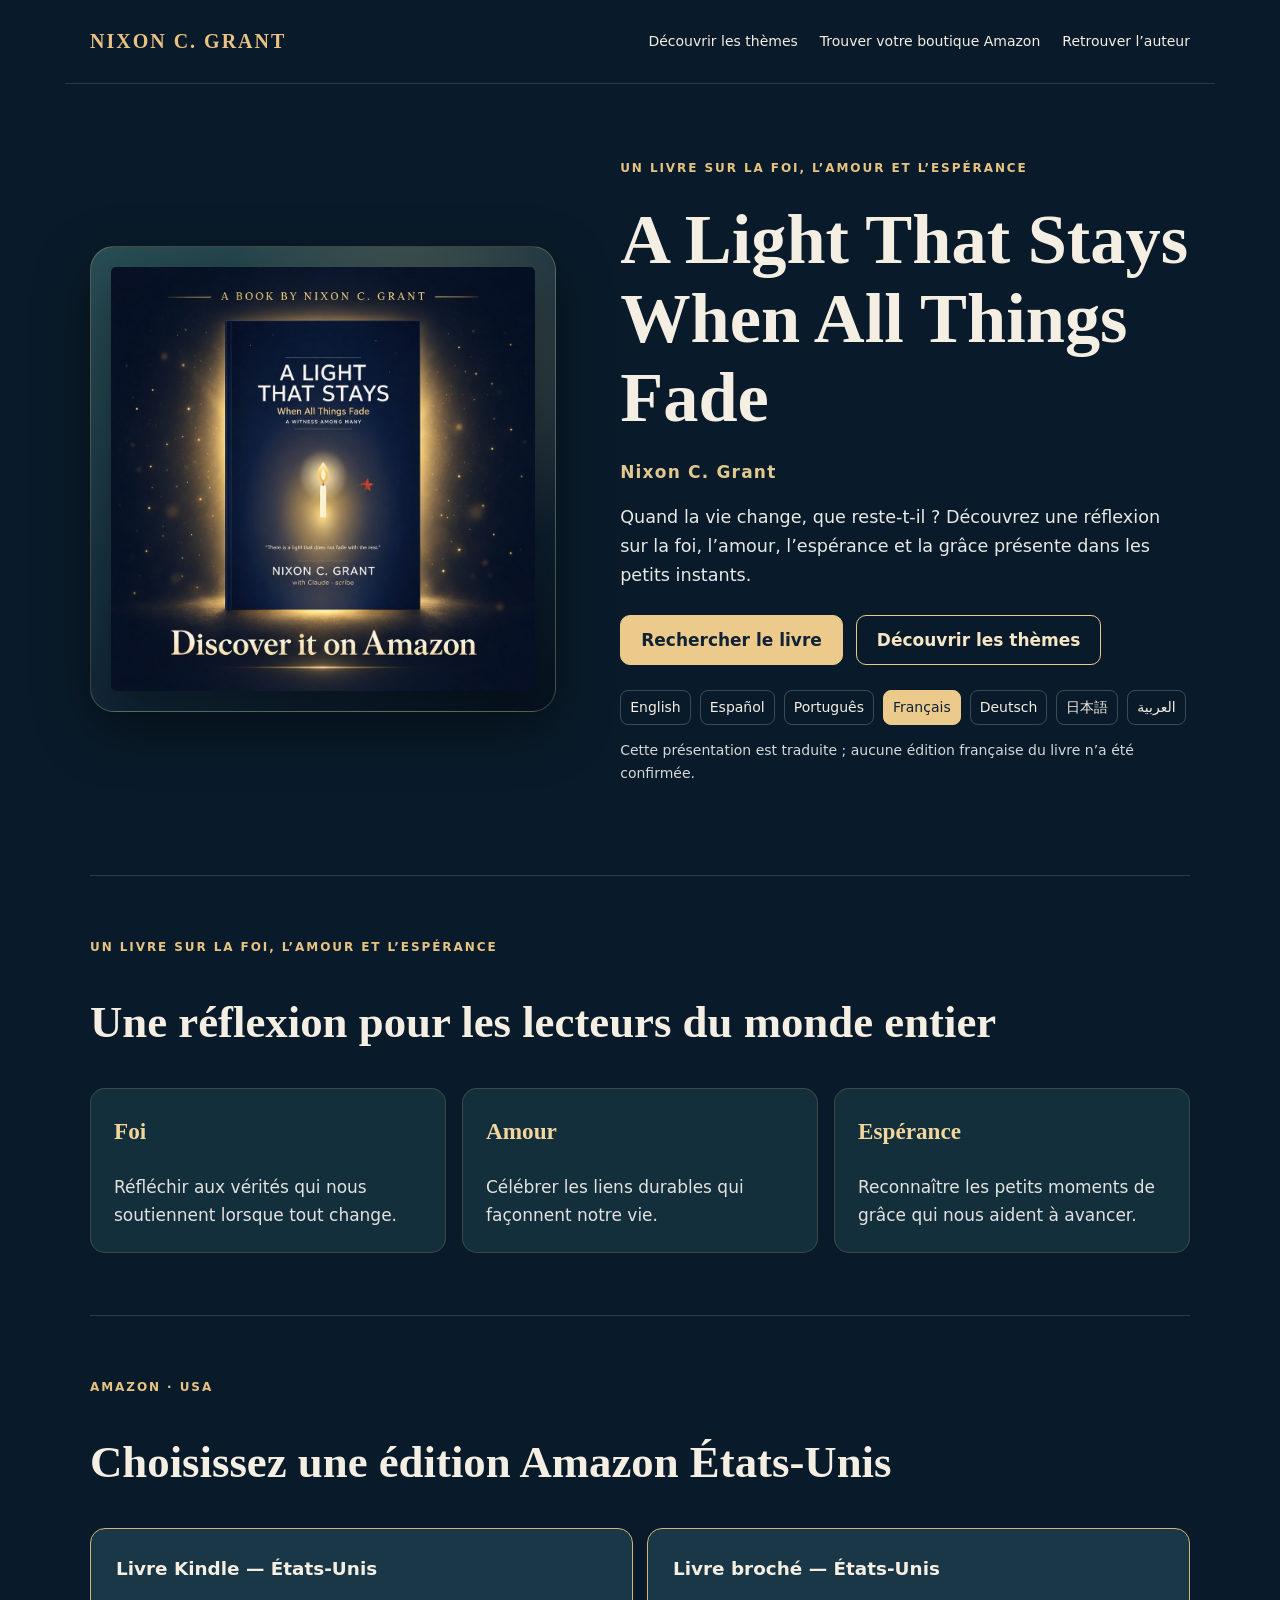
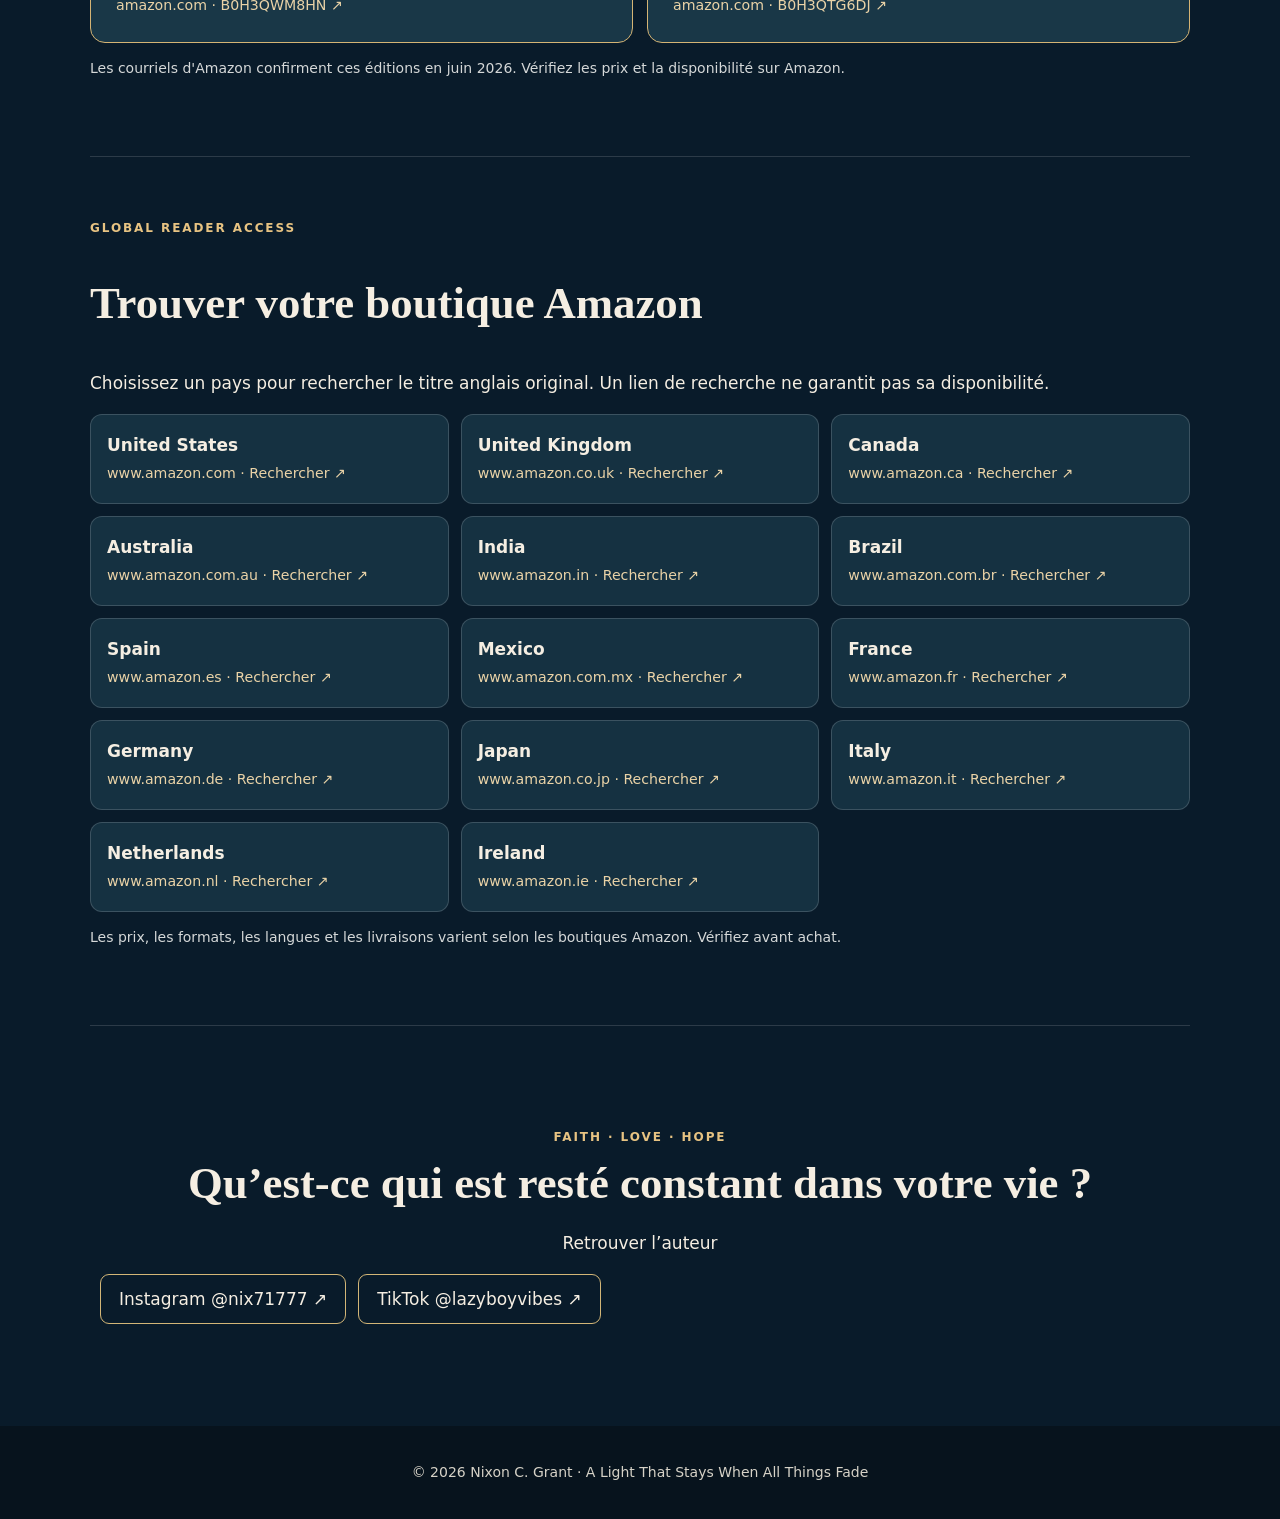
<file: fr/index.html>
<!doctype html><html lang="fr" dir="ltr"><head><meta charset="utf-8"><meta name="viewport" content="width=device-width, initial-scale=1"><meta name="theme-color" content="#102333"><meta name="description" content="Quand la vie change, que reste-t-il ? Découvrez une réflexion sur la foi, l’amour, l’espérance et la grâce présente dans les petits instants."><meta name="robots" content="index,follow"><meta property="og:type" content="website"><meta property="og:title" content="A Light That Stays When All Things Fade | Nixon C. Grant"><meta property="og:description" content="Quand la vie change, que reste-t-il ? Découvrez une réflexion sur la foi, l’amour, l’espérance et la grâce présente dans les petits instants."><meta name="twitter:card" content="summary_large_image"><meta property="og:url" content="https://nix71777-web.github.io/lightkeeper-worldwide-reader/fr/"><meta property="og:image" content="https://nix71777-web.github.io/lightkeeper-worldwide-reader/book-image.jpg"><meta property="og:image:alt" content="Promotional image for A Light That Stays When All Things Fade"><meta name="twitter:image" content="https://nix71777-web.github.io/lightkeeper-worldwide-reader/book-image.jpg"><link rel="canonical" href="https://nix71777-web.github.io/lightkeeper-worldwide-reader/fr/"><link rel="alternate" hreflang="en" href="https://nix71777-web.github.io/lightkeeper-worldwide-reader/">
<link rel="alternate" hreflang="es" href="https://nix71777-web.github.io/lightkeeper-worldwide-reader/es/">
<link rel="alternate" hreflang="pt" href="https://nix71777-web.github.io/lightkeeper-worldwide-reader/pt/">
<link rel="alternate" hreflang="fr" href="https://nix71777-web.github.io/lightkeeper-worldwide-reader/fr/">
<link rel="alternate" hreflang="de" href="https://nix71777-web.github.io/lightkeeper-worldwide-reader/de/">
<link rel="alternate" hreflang="ja" href="https://nix71777-web.github.io/lightkeeper-worldwide-reader/ja/">
<link rel="alternate" hreflang="ar" href="https://nix71777-web.github.io/lightkeeper-worldwide-reader/ar/">
<link rel="alternate" hreflang="x-default" href="https://nix71777-web.github.io/lightkeeper-worldwide-reader/"><link rel="icon" href="../favicon.svg" type="image/svg+xml"><link rel="stylesheet" href="../styles.css"><title>A Light That Stays When All Things Fade — Nixon C. Grant (FR)</title></head><body><a class="skip" href="#main">Skip to content</a><header class="head"><div class="brand">NIXON C. GRANT</div><nav class="nav" aria-label="Main navigation"><a href="#themes">Découvrir les thèmes</a><a href="#shops">Trouver votre boutique Amazon</a><a href="#connect">Retrouver l’auteur</a></nav></header><main class="wrap" id="main"><section class="hero"><div class="cover"><div class="cover-fallback">A Light That Stays When All Things Fade<p style="font-size:16px">FAITH · LOVE · HOPE</p></div><img src="../book-image.jpg" alt="Book campaign promotional image" loading="eager" onerror="this.style.display='none'"></div><div><div class="eyebrow">Un livre sur la foi, l’amour et l’espérance</div><h1>A Light That Stays When All Things Fade</h1><div class="author">Nixon C. Grant</div><p class="intro">Quand la vie change, que reste-t-il ? Découvrez une réflexion sur la foi, l’amour, l’espérance et la grâce présente dans les petits instants.</p><div class="buttons"><a class="button" href="#verified-editions">Rechercher le livre</a><a class="button ghost" href="#themes">Découvrir les thèmes</a></div><nav class="lang" aria-label="Languages"><a href="../index.html" hreflang="en" lang="en" >English</a><a href="../es/index.html" hreflang="es" lang="es" >Español</a><a href="../pt/index.html" hreflang="pt" lang="pt" >Português</a><a href="../fr/index.html" hreflang="fr" lang="fr" aria-current="page">Français</a><a href="../de/index.html" hreflang="de" lang="de" >Deutsch</a><a href="../ja/index.html" hreflang="ja" lang="ja" >日本語</a><a href="../ar/index.html" hreflang="ar" lang="ar" >العربية</a></nav><p class="notice">Cette présentation est traduite ; aucune édition française du livre n’a été confirmée.</p></div></section><section class="section" id="themes"><div class="eyebrow">Un livre sur la foi, l’amour et l’espérance</div><h2>Une réflexion pour les lecteurs du monde entier</h2><div class="cards"><article class="card"><h3>Foi</h3><p>Réfléchir aux vérités qui nous soutiennent lorsque tout change.</p></article><article class="card"><h3>Amour</h3><p>Célébrer les liens durables qui façonnent notre vie.</p></article><article class="card"><h3>Espérance</h3><p>Reconnaître les petits moments de grâce qui nous aident à avancer.</p></article></div></section><section class="section" id="verified-editions"><div class="eyebrow">Amazon · USA</div><h2>Choisissez une édition Amazon États-Unis</h2><div class="editions"><a class="edition" href="https://www.amazon.com/dp/B0H3QWM8HN" target="_blank" rel="noopener noreferrer"><strong>Livre Kindle — États-Unis</strong><small>amazon.com · B0H3QWM8HN ↗</small></a><a class="edition" href="https://www.amazon.com/dp/B0H3QTG6DJ" target="_blank" rel="noopener noreferrer"><strong>Livre broché — États-Unis</strong><small>amazon.com · B0H3QTG6DJ ↗</small></a></div><p class="notice">Les courriels d&#x27;Amazon confirment ces éditions en juin 2026. Vérifiez les prix et la disponibilité sur Amazon.</p></section><section class="section" id="shops"><div class="eyebrow">GLOBAL READER ACCESS</div><h2>Trouver votre boutique Amazon</h2><p>Choisissez un pays pour rechercher le titre anglais original. Un lien de recherche ne garantit pas sa disponibilité.</p><div class="shop-grid"><a class="shop" data-market="US" href="https://www.amazon.com/s?k=A+Light+That+Stays+When+All+Things+Fade+Nixon+C.+Grant" target="_blank" rel="noopener noreferrer" aria-label="Rechercher United States"><strong>United States</strong><small>www.amazon.com · Rechercher ↗</small></a><a class="shop" data-market="UK" href="https://www.amazon.co.uk/s?k=A+Light+That+Stays+When+All+Things+Fade+Nixon+C.+Grant" target="_blank" rel="noopener noreferrer" aria-label="Rechercher United Kingdom"><strong>United Kingdom</strong><small>www.amazon.co.uk · Rechercher ↗</small></a><a class="shop" data-market="CA" href="https://www.amazon.ca/s?k=A+Light+That+Stays+When+All+Things+Fade+Nixon+C.+Grant" target="_blank" rel="noopener noreferrer" aria-label="Rechercher Canada"><strong>Canada</strong><small>www.amazon.ca · Rechercher ↗</small></a><a class="shop" data-market="AU" href="https://www.amazon.com.au/s?k=A+Light+That+Stays+When+All+Things+Fade+Nixon+C.+Grant" target="_blank" rel="noopener noreferrer" aria-label="Rechercher Australia"><strong>Australia</strong><small>www.amazon.com.au · Rechercher ↗</small></a><a class="shop" data-market="IN" href="https://www.amazon.in/s?k=A+Light+That+Stays+When+All+Things+Fade+Nixon+C.+Grant" target="_blank" rel="noopener noreferrer" aria-label="Rechercher India"><strong>India</strong><small>www.amazon.in · Rechercher ↗</small></a><a class="shop" data-market="BR" href="https://www.amazon.com.br/s?k=A+Light+That+Stays+When+All+Things+Fade+Nixon+C.+Grant" target="_blank" rel="noopener noreferrer" aria-label="Rechercher Brazil"><strong>Brazil</strong><small>www.amazon.com.br · Rechercher ↗</small></a><a class="shop" data-market="ES" href="https://www.amazon.es/s?k=A+Light+That+Stays+When+All+Things+Fade+Nixon+C.+Grant" target="_blank" rel="noopener noreferrer" aria-label="Rechercher Spain"><strong>Spain</strong><small>www.amazon.es · Rechercher ↗</small></a><a class="shop" data-market="MX" href="https://www.amazon.com.mx/s?k=A+Light+That+Stays+When+All+Things+Fade+Nixon+C.+Grant" target="_blank" rel="noopener noreferrer" aria-label="Rechercher Mexico"><strong>Mexico</strong><small>www.amazon.com.mx · Rechercher ↗</small></a><a class="shop" data-market="FR" href="https://www.amazon.fr/s?k=A+Light+That+Stays+When+All+Things+Fade+Nixon+C.+Grant" target="_blank" rel="noopener noreferrer" aria-label="Rechercher France"><strong>France</strong><small>www.amazon.fr · Rechercher ↗</small></a><a class="shop" data-market="DE" href="https://www.amazon.de/s?k=A+Light+That+Stays+When+All+Things+Fade+Nixon+C.+Grant" target="_blank" rel="noopener noreferrer" aria-label="Rechercher Germany"><strong>Germany</strong><small>www.amazon.de · Rechercher ↗</small></a><a class="shop" data-market="JP" href="https://www.amazon.co.jp/s?k=A+Light+That+Stays+When+All+Things+Fade+Nixon+C.+Grant" target="_blank" rel="noopener noreferrer" aria-label="Rechercher Japan"><strong>Japan</strong><small>www.amazon.co.jp · Rechercher ↗</small></a><a class="shop" data-market="IT" href="https://www.amazon.it/s?k=A+Light+That+Stays+When+All+Things+Fade+Nixon+C.+Grant" target="_blank" rel="noopener noreferrer" aria-label="Rechercher Italy"><strong>Italy</strong><small>www.amazon.it · Rechercher ↗</small></a><a class="shop" data-market="NL" href="https://www.amazon.nl/s?k=A+Light+That+Stays+When+All+Things+Fade+Nixon+C.+Grant" target="_blank" rel="noopener noreferrer" aria-label="Rechercher Netherlands"><strong>Netherlands</strong><small>www.amazon.nl · Rechercher ↗</small></a><a class="shop" data-market="IE" href="https://www.amazon.ie/s?k=A+Light+That+Stays+When+All+Things+Fade+Nixon+C.+Grant" target="_blank" rel="noopener noreferrer" aria-label="Rechercher Ireland"><strong>Ireland</strong><small>www.amazon.ie · Rechercher ↗</small></a></div><p class="notice">Les prix, les formats, les langues et les livraisons varient selon les boutiques Amazon. Vérifiez avant achat.</p></section><section class="section" id="connect"><div class="closing"><div class="eyebrow">FAITH · LOVE · HOPE</div><h2>Qu’est-ce qui est resté constant dans votre vie ?</h2><p>Retrouver l’auteur</p><div class="social"><a href="https://www.instagram.com/nix71777/" target="_blank" rel="noopener noreferrer">Instagram @nix71777 ↗</a><a href="https://www.tiktok.com/@lazyboyvibes" target="_blank" rel="noopener noreferrer">TikTok @lazyboyvibes ↗</a></div></div></section></main><footer class="foot">© 2026 Nixon C. Grant · A Light That Stays When All Things Fade</footer></body></html>
</file>
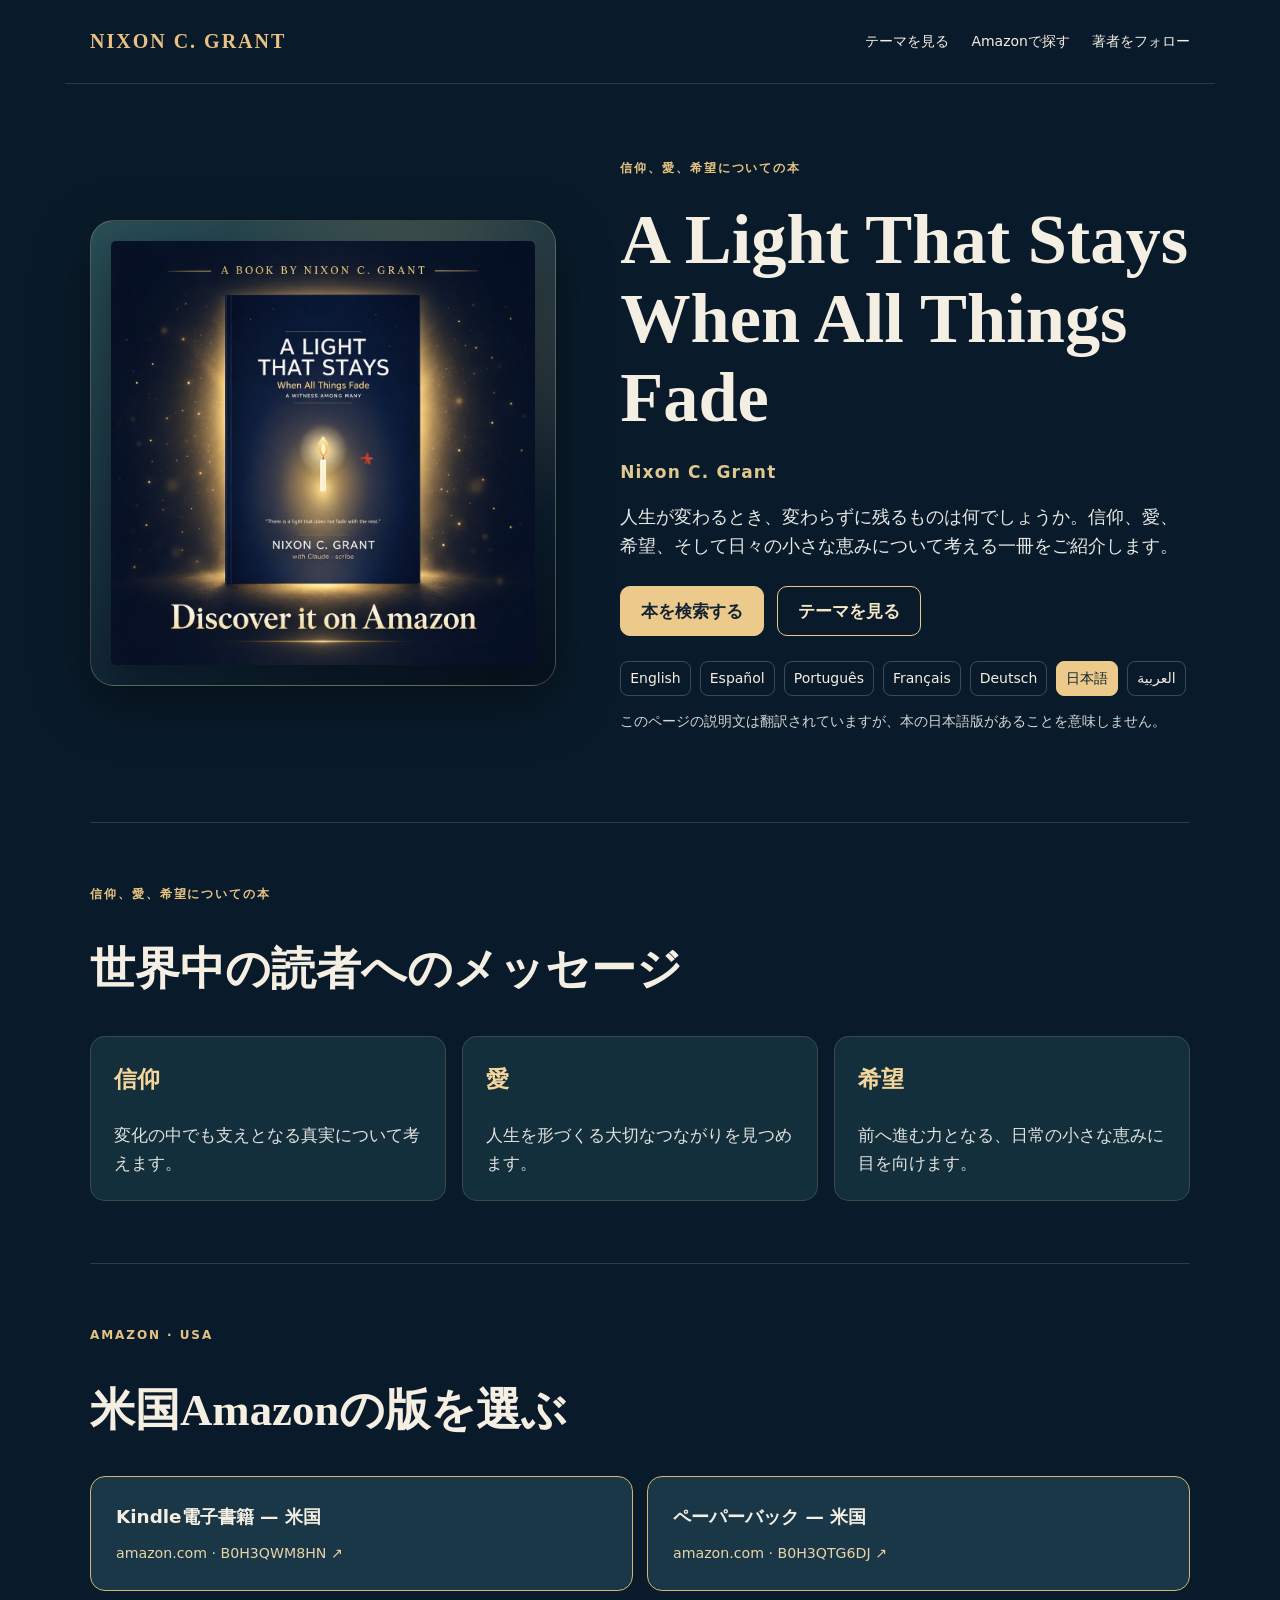
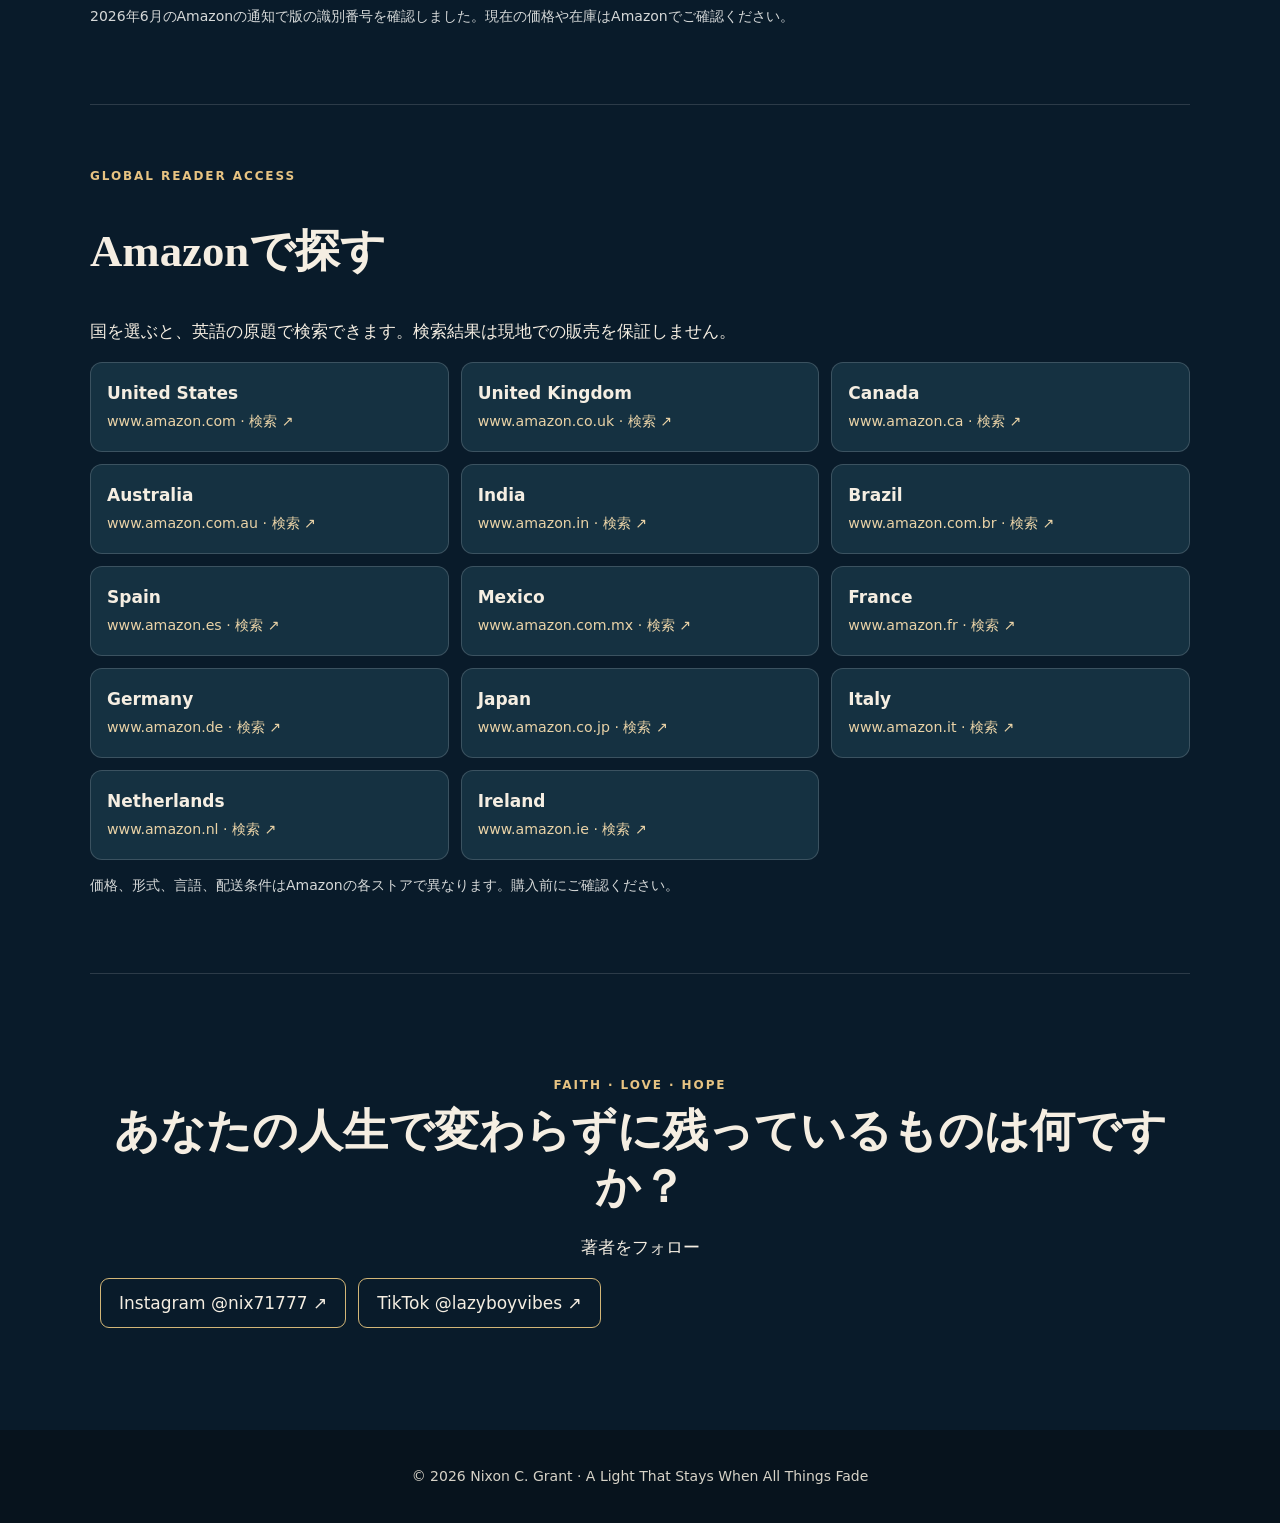
<file: ja/index.html>
<!doctype html><html lang="ja" dir="ltr"><head><meta charset="utf-8"><meta name="viewport" content="width=device-width, initial-scale=1"><meta name="theme-color" content="#102333"><meta name="description" content="人生が変わるとき、変わらずに残るものは何でしょうか。信仰、愛、希望、そして日々の小さな恵みについて考える一冊をご紹介します。"><meta name="robots" content="index,follow"><meta property="og:type" content="website"><meta property="og:title" content="A Light That Stays When All Things Fade | Nixon C. Grant"><meta property="og:description" content="人生が変わるとき、変わらずに残るものは何でしょうか。信仰、愛、希望、そして日々の小さな恵みについて考える一冊をご紹介します。"><meta name="twitter:card" content="summary_large_image"><meta property="og:url" content="https://nix71777-web.github.io/lightkeeper-worldwide-reader/ja/"><meta property="og:image" content="https://nix71777-web.github.io/lightkeeper-worldwide-reader/book-image.jpg"><meta property="og:image:alt" content="Promotional image for A Light That Stays When All Things Fade"><meta name="twitter:image" content="https://nix71777-web.github.io/lightkeeper-worldwide-reader/book-image.jpg"><link rel="canonical" href="https://nix71777-web.github.io/lightkeeper-worldwide-reader/ja/"><link rel="alternate" hreflang="en" href="https://nix71777-web.github.io/lightkeeper-worldwide-reader/">
<link rel="alternate" hreflang="es" href="https://nix71777-web.github.io/lightkeeper-worldwide-reader/es/">
<link rel="alternate" hreflang="pt" href="https://nix71777-web.github.io/lightkeeper-worldwide-reader/pt/">
<link rel="alternate" hreflang="fr" href="https://nix71777-web.github.io/lightkeeper-worldwide-reader/fr/">
<link rel="alternate" hreflang="de" href="https://nix71777-web.github.io/lightkeeper-worldwide-reader/de/">
<link rel="alternate" hreflang="ja" href="https://nix71777-web.github.io/lightkeeper-worldwide-reader/ja/">
<link rel="alternate" hreflang="ar" href="https://nix71777-web.github.io/lightkeeper-worldwide-reader/ar/">
<link rel="alternate" hreflang="x-default" href="https://nix71777-web.github.io/lightkeeper-worldwide-reader/"><link rel="icon" href="../favicon.svg" type="image/svg+xml"><link rel="stylesheet" href="../styles.css"><title>A Light That Stays When All Things Fade — Nixon C. Grant (JA)</title></head><body><a class="skip" href="#main">Skip to content</a><header class="head"><div class="brand">NIXON C. GRANT</div><nav class="nav" aria-label="Main navigation"><a href="#themes">テーマを見る</a><a href="#shops">Amazonで探す</a><a href="#connect">著者をフォロー</a></nav></header><main class="wrap" id="main"><section class="hero"><div class="cover"><div class="cover-fallback">A Light That Stays When All Things Fade<p style="font-size:16px">FAITH · LOVE · HOPE</p></div><img src="../book-image.jpg" alt="Book campaign promotional image" loading="eager" onerror="this.style.display='none'"></div><div><div class="eyebrow">信仰、愛、希望についての本</div><h1>A Light That Stays When All Things Fade</h1><div class="author">Nixon C. Grant</div><p class="intro">人生が変わるとき、変わらずに残るものは何でしょうか。信仰、愛、希望、そして日々の小さな恵みについて考える一冊をご紹介します。</p><div class="buttons"><a class="button" href="#verified-editions">本を検索する</a><a class="button ghost" href="#themes">テーマを見る</a></div><nav class="lang" aria-label="Languages"><a href="../index.html" hreflang="en" lang="en" >English</a><a href="../es/index.html" hreflang="es" lang="es" >Español</a><a href="../pt/index.html" hreflang="pt" lang="pt" >Português</a><a href="../fr/index.html" hreflang="fr" lang="fr" >Français</a><a href="../de/index.html" hreflang="de" lang="de" >Deutsch</a><a href="../ja/index.html" hreflang="ja" lang="ja" aria-current="page">日本語</a><a href="../ar/index.html" hreflang="ar" lang="ar" >العربية</a></nav><p class="notice">このページの説明文は翻訳されていますが、本の日本語版があることを意味しません。</p></div></section><section class="section" id="themes"><div class="eyebrow">信仰、愛、希望についての本</div><h2>世界中の読者へのメッセージ</h2><div class="cards"><article class="card"><h3>信仰</h3><p>変化の中でも支えとなる真実について考えます。</p></article><article class="card"><h3>愛</h3><p>人生を形づくる大切なつながりを見つめます。</p></article><article class="card"><h3>希望</h3><p>前へ進む力となる、日常の小さな恵みに目を向けます。</p></article></div></section><section class="section" id="verified-editions"><div class="eyebrow">Amazon · USA</div><h2>米国Amazonの版を選ぶ</h2><div class="editions"><a class="edition" href="https://www.amazon.com/dp/B0H3QWM8HN" target="_blank" rel="noopener noreferrer"><strong>Kindle電子書籍 — 米国</strong><small>amazon.com · B0H3QWM8HN ↗</small></a><a class="edition" href="https://www.amazon.com/dp/B0H3QTG6DJ" target="_blank" rel="noopener noreferrer"><strong>ペーパーバック — 米国</strong><small>amazon.com · B0H3QTG6DJ ↗</small></a></div><p class="notice">2026年6月のAmazonの通知で版の識別番号を確認しました。現在の価格や在庫はAmazonでご確認ください。</p></section><section class="section" id="shops"><div class="eyebrow">GLOBAL READER ACCESS</div><h2>Amazonで探す</h2><p>国を選ぶと、英語の原題で検索できます。検索結果は現地での販売を保証しません。</p><div class="shop-grid"><a class="shop" data-market="US" href="https://www.amazon.com/s?k=A+Light+That+Stays+When+All+Things+Fade+Nixon+C.+Grant" target="_blank" rel="noopener noreferrer" aria-label="検索 United States"><strong>United States</strong><small>www.amazon.com · 検索 ↗</small></a><a class="shop" data-market="UK" href="https://www.amazon.co.uk/s?k=A+Light+That+Stays+When+All+Things+Fade+Nixon+C.+Grant" target="_blank" rel="noopener noreferrer" aria-label="検索 United Kingdom"><strong>United Kingdom</strong><small>www.amazon.co.uk · 検索 ↗</small></a><a class="shop" data-market="CA" href="https://www.amazon.ca/s?k=A+Light+That+Stays+When+All+Things+Fade+Nixon+C.+Grant" target="_blank" rel="noopener noreferrer" aria-label="検索 Canada"><strong>Canada</strong><small>www.amazon.ca · 検索 ↗</small></a><a class="shop" data-market="AU" href="https://www.amazon.com.au/s?k=A+Light+That+Stays+When+All+Things+Fade+Nixon+C.+Grant" target="_blank" rel="noopener noreferrer" aria-label="検索 Australia"><strong>Australia</strong><small>www.amazon.com.au · 検索 ↗</small></a><a class="shop" data-market="IN" href="https://www.amazon.in/s?k=A+Light+That+Stays+When+All+Things+Fade+Nixon+C.+Grant" target="_blank" rel="noopener noreferrer" aria-label="検索 India"><strong>India</strong><small>www.amazon.in · 検索 ↗</small></a><a class="shop" data-market="BR" href="https://www.amazon.com.br/s?k=A+Light+That+Stays+When+All+Things+Fade+Nixon+C.+Grant" target="_blank" rel="noopener noreferrer" aria-label="検索 Brazil"><strong>Brazil</strong><small>www.amazon.com.br · 検索 ↗</small></a><a class="shop" data-market="ES" href="https://www.amazon.es/s?k=A+Light+That+Stays+When+All+Things+Fade+Nixon+C.+Grant" target="_blank" rel="noopener noreferrer" aria-label="検索 Spain"><strong>Spain</strong><small>www.amazon.es · 検索 ↗</small></a><a class="shop" data-market="MX" href="https://www.amazon.com.mx/s?k=A+Light+That+Stays+When+All+Things+Fade+Nixon+C.+Grant" target="_blank" rel="noopener noreferrer" aria-label="検索 Mexico"><strong>Mexico</strong><small>www.amazon.com.mx · 検索 ↗</small></a><a class="shop" data-market="FR" href="https://www.amazon.fr/s?k=A+Light+That+Stays+When+All+Things+Fade+Nixon+C.+Grant" target="_blank" rel="noopener noreferrer" aria-label="検索 France"><strong>France</strong><small>www.amazon.fr · 検索 ↗</small></a><a class="shop" data-market="DE" href="https://www.amazon.de/s?k=A+Light+That+Stays+When+All+Things+Fade+Nixon+C.+Grant" target="_blank" rel="noopener noreferrer" aria-label="検索 Germany"><strong>Germany</strong><small>www.amazon.de · 検索 ↗</small></a><a class="shop" data-market="JP" href="https://www.amazon.co.jp/s?k=A+Light+That+Stays+When+All+Things+Fade+Nixon+C.+Grant" target="_blank" rel="noopener noreferrer" aria-label="検索 Japan"><strong>Japan</strong><small>www.amazon.co.jp · 検索 ↗</small></a><a class="shop" data-market="IT" href="https://www.amazon.it/s?k=A+Light+That+Stays+When+All+Things+Fade+Nixon+C.+Grant" target="_blank" rel="noopener noreferrer" aria-label="検索 Italy"><strong>Italy</strong><small>www.amazon.it · 検索 ↗</small></a><a class="shop" data-market="NL" href="https://www.amazon.nl/s?k=A+Light+That+Stays+When+All+Things+Fade+Nixon+C.+Grant" target="_blank" rel="noopener noreferrer" aria-label="検索 Netherlands"><strong>Netherlands</strong><small>www.amazon.nl · 検索 ↗</small></a><a class="shop" data-market="IE" href="https://www.amazon.ie/s?k=A+Light+That+Stays+When+All+Things+Fade+Nixon+C.+Grant" target="_blank" rel="noopener noreferrer" aria-label="検索 Ireland"><strong>Ireland</strong><small>www.amazon.ie · 検索 ↗</small></a></div><p class="notice">価格、形式、言語、配送条件はAmazonの各ストアで異なります。購入前にご確認ください。</p></section><section class="section" id="connect"><div class="closing"><div class="eyebrow">FAITH · LOVE · HOPE</div><h2>あなたの人生で変わらずに残っているものは何ですか？</h2><p>著者をフォロー</p><div class="social"><a href="https://www.instagram.com/nix71777/" target="_blank" rel="noopener noreferrer">Instagram @nix71777 ↗</a><a href="https://www.tiktok.com/@lazyboyvibes" target="_blank" rel="noopener noreferrer">TikTok @lazyboyvibes ↗</a></div></div></section></main><footer class="foot">© 2026 Nixon C. Grant · A Light That Stays When All Things Fade</footer></body></html>
</file>
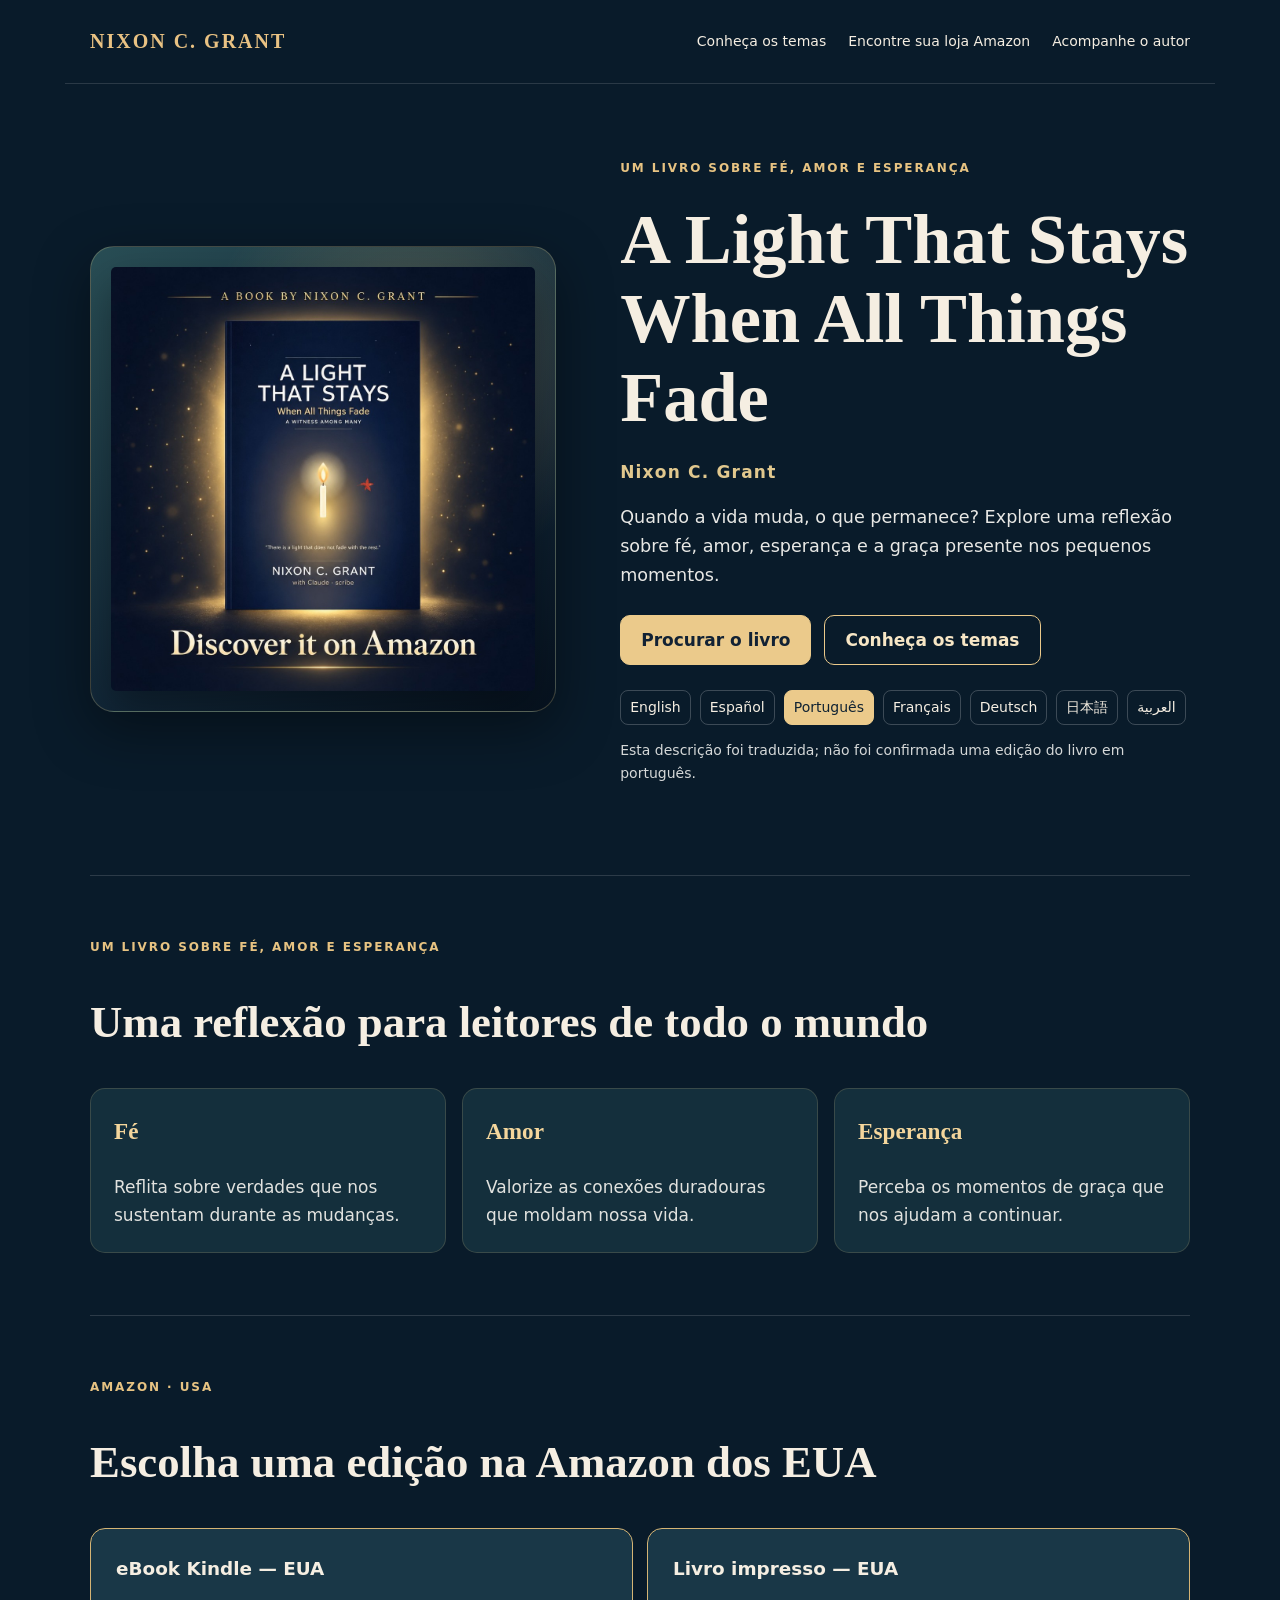
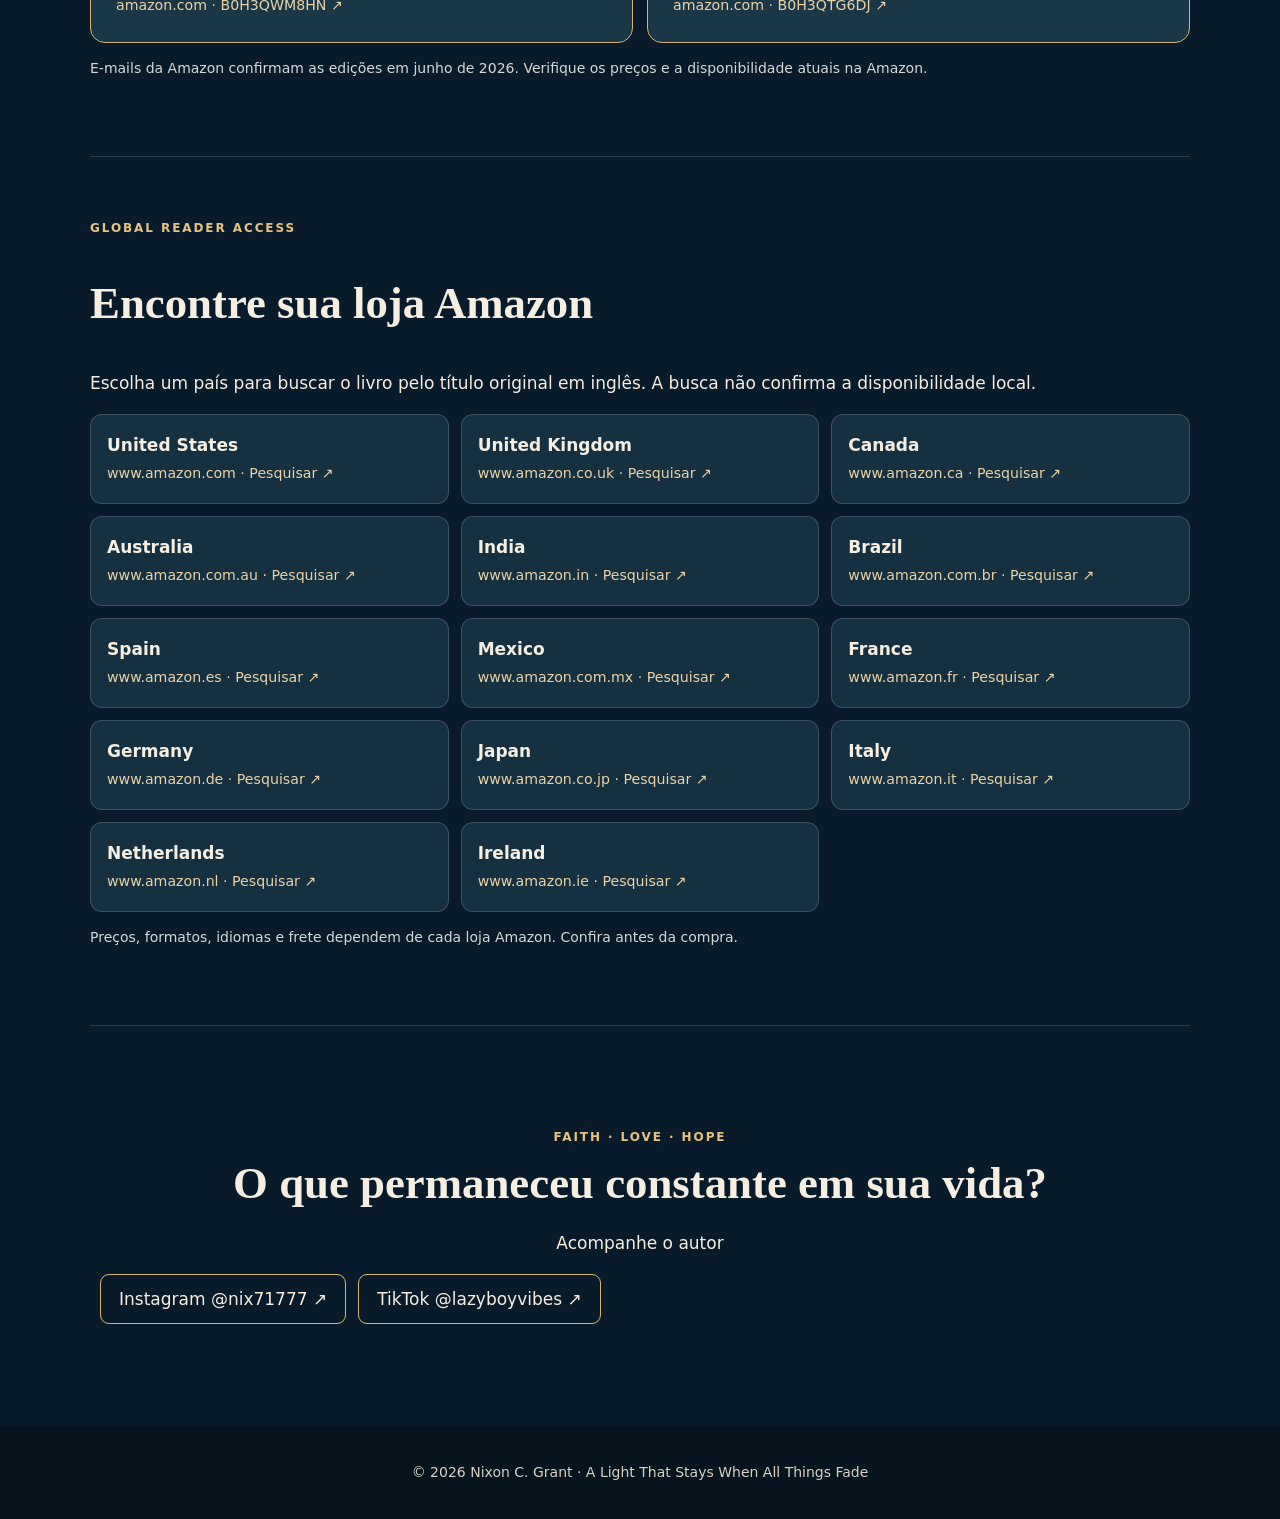
<file: pt/index.html>
<!doctype html><html lang="pt" dir="ltr"><head><meta charset="utf-8"><meta name="viewport" content="width=device-width, initial-scale=1"><meta name="theme-color" content="#102333"><meta name="description" content="Quando a vida muda, o que permanece? Explore uma reflexão sobre fé, amor, esperança e a graça presente nos pequenos momentos."><meta name="robots" content="index,follow"><meta property="og:type" content="website"><meta property="og:title" content="A Light That Stays When All Things Fade | Nixon C. Grant"><meta property="og:description" content="Quando a vida muda, o que permanece? Explore uma reflexão sobre fé, amor, esperança e a graça presente nos pequenos momentos."><meta name="twitter:card" content="summary_large_image"><meta property="og:url" content="https://nix71777-web.github.io/lightkeeper-worldwide-reader/pt/"><meta property="og:image" content="https://nix71777-web.github.io/lightkeeper-worldwide-reader/book-image.jpg"><meta property="og:image:alt" content="Promotional image for A Light That Stays When All Things Fade"><meta name="twitter:image" content="https://nix71777-web.github.io/lightkeeper-worldwide-reader/book-image.jpg"><link rel="canonical" href="https://nix71777-web.github.io/lightkeeper-worldwide-reader/pt/"><link rel="alternate" hreflang="en" href="https://nix71777-web.github.io/lightkeeper-worldwide-reader/">
<link rel="alternate" hreflang="es" href="https://nix71777-web.github.io/lightkeeper-worldwide-reader/es/">
<link rel="alternate" hreflang="pt" href="https://nix71777-web.github.io/lightkeeper-worldwide-reader/pt/">
<link rel="alternate" hreflang="fr" href="https://nix71777-web.github.io/lightkeeper-worldwide-reader/fr/">
<link rel="alternate" hreflang="de" href="https://nix71777-web.github.io/lightkeeper-worldwide-reader/de/">
<link rel="alternate" hreflang="ja" href="https://nix71777-web.github.io/lightkeeper-worldwide-reader/ja/">
<link rel="alternate" hreflang="ar" href="https://nix71777-web.github.io/lightkeeper-worldwide-reader/ar/">
<link rel="alternate" hreflang="x-default" href="https://nix71777-web.github.io/lightkeeper-worldwide-reader/"><link rel="icon" href="../favicon.svg" type="image/svg+xml"><link rel="stylesheet" href="../styles.css"><title>A Light That Stays When All Things Fade — Nixon C. Grant (PT)</title></head><body><a class="skip" href="#main">Skip to content</a><header class="head"><div class="brand">NIXON C. GRANT</div><nav class="nav" aria-label="Main navigation"><a href="#themes">Conheça os temas</a><a href="#shops">Encontre sua loja Amazon</a><a href="#connect">Acompanhe o autor</a></nav></header><main class="wrap" id="main"><section class="hero"><div class="cover"><div class="cover-fallback">A Light That Stays When All Things Fade<p style="font-size:16px">FAITH · LOVE · HOPE</p></div><img src="../book-image.jpg" alt="Book campaign promotional image" loading="eager" onerror="this.style.display='none'"></div><div><div class="eyebrow">Um livro sobre fé, amor e esperança</div><h1>A Light That Stays When All Things Fade</h1><div class="author">Nixon C. Grant</div><p class="intro">Quando a vida muda, o que permanece? Explore uma reflexão sobre fé, amor, esperança e a graça presente nos pequenos momentos.</p><div class="buttons"><a class="button" href="#verified-editions">Procurar o livro</a><a class="button ghost" href="#themes">Conheça os temas</a></div><nav class="lang" aria-label="Languages"><a href="../index.html" hreflang="en" lang="en" >English</a><a href="../es/index.html" hreflang="es" lang="es" >Español</a><a href="../pt/index.html" hreflang="pt" lang="pt" aria-current="page">Português</a><a href="../fr/index.html" hreflang="fr" lang="fr" >Français</a><a href="../de/index.html" hreflang="de" lang="de" >Deutsch</a><a href="../ja/index.html" hreflang="ja" lang="ja" >日本語</a><a href="../ar/index.html" hreflang="ar" lang="ar" >العربية</a></nav><p class="notice">Esta descrição foi traduzida; não foi confirmada uma edição do livro em português.</p></div></section><section class="section" id="themes"><div class="eyebrow">Um livro sobre fé, amor e esperança</div><h2>Uma reflexão para leitores de todo o mundo</h2><div class="cards"><article class="card"><h3>Fé</h3><p>Reflita sobre verdades que nos sustentam durante as mudanças.</p></article><article class="card"><h3>Amor</h3><p>Valorize as conexões duradouras que moldam nossa vida.</p></article><article class="card"><h3>Esperança</h3><p>Perceba os momentos de graça que nos ajudam a continuar.</p></article></div></section><section class="section" id="verified-editions"><div class="eyebrow">Amazon · USA</div><h2>Escolha uma edição na Amazon dos EUA</h2><div class="editions"><a class="edition" href="https://www.amazon.com/dp/B0H3QWM8HN" target="_blank" rel="noopener noreferrer"><strong>eBook Kindle — EUA</strong><small>amazon.com · B0H3QWM8HN ↗</small></a><a class="edition" href="https://www.amazon.com/dp/B0H3QTG6DJ" target="_blank" rel="noopener noreferrer"><strong>Livro impresso — EUA</strong><small>amazon.com · B0H3QTG6DJ ↗</small></a></div><p class="notice">E-mails da Amazon confirmam as edições em junho de 2026. Verifique os preços e a disponibilidade atuais na Amazon.</p></section><section class="section" id="shops"><div class="eyebrow">GLOBAL READER ACCESS</div><h2>Encontre sua loja Amazon</h2><p>Escolha um país para buscar o livro pelo título original em inglês. A busca não confirma a disponibilidade local.</p><div class="shop-grid"><a class="shop" data-market="US" href="https://www.amazon.com/s?k=A+Light+That+Stays+When+All+Things+Fade+Nixon+C.+Grant" target="_blank" rel="noopener noreferrer" aria-label="Pesquisar United States"><strong>United States</strong><small>www.amazon.com · Pesquisar ↗</small></a><a class="shop" data-market="UK" href="https://www.amazon.co.uk/s?k=A+Light+That+Stays+When+All+Things+Fade+Nixon+C.+Grant" target="_blank" rel="noopener noreferrer" aria-label="Pesquisar United Kingdom"><strong>United Kingdom</strong><small>www.amazon.co.uk · Pesquisar ↗</small></a><a class="shop" data-market="CA" href="https://www.amazon.ca/s?k=A+Light+That+Stays+When+All+Things+Fade+Nixon+C.+Grant" target="_blank" rel="noopener noreferrer" aria-label="Pesquisar Canada"><strong>Canada</strong><small>www.amazon.ca · Pesquisar ↗</small></a><a class="shop" data-market="AU" href="https://www.amazon.com.au/s?k=A+Light+That+Stays+When+All+Things+Fade+Nixon+C.+Grant" target="_blank" rel="noopener noreferrer" aria-label="Pesquisar Australia"><strong>Australia</strong><small>www.amazon.com.au · Pesquisar ↗</small></a><a class="shop" data-market="IN" href="https://www.amazon.in/s?k=A+Light+That+Stays+When+All+Things+Fade+Nixon+C.+Grant" target="_blank" rel="noopener noreferrer" aria-label="Pesquisar India"><strong>India</strong><small>www.amazon.in · Pesquisar ↗</small></a><a class="shop" data-market="BR" href="https://www.amazon.com.br/s?k=A+Light+That+Stays+When+All+Things+Fade+Nixon+C.+Grant" target="_blank" rel="noopener noreferrer" aria-label="Pesquisar Brazil"><strong>Brazil</strong><small>www.amazon.com.br · Pesquisar ↗</small></a><a class="shop" data-market="ES" href="https://www.amazon.es/s?k=A+Light+That+Stays+When+All+Things+Fade+Nixon+C.+Grant" target="_blank" rel="noopener noreferrer" aria-label="Pesquisar Spain"><strong>Spain</strong><small>www.amazon.es · Pesquisar ↗</small></a><a class="shop" data-market="MX" href="https://www.amazon.com.mx/s?k=A+Light+That+Stays+When+All+Things+Fade+Nixon+C.+Grant" target="_blank" rel="noopener noreferrer" aria-label="Pesquisar Mexico"><strong>Mexico</strong><small>www.amazon.com.mx · Pesquisar ↗</small></a><a class="shop" data-market="FR" href="https://www.amazon.fr/s?k=A+Light+That+Stays+When+All+Things+Fade+Nixon+C.+Grant" target="_blank" rel="noopener noreferrer" aria-label="Pesquisar France"><strong>France</strong><small>www.amazon.fr · Pesquisar ↗</small></a><a class="shop" data-market="DE" href="https://www.amazon.de/s?k=A+Light+That+Stays+When+All+Things+Fade+Nixon+C.+Grant" target="_blank" rel="noopener noreferrer" aria-label="Pesquisar Germany"><strong>Germany</strong><small>www.amazon.de · Pesquisar ↗</small></a><a class="shop" data-market="JP" href="https://www.amazon.co.jp/s?k=A+Light+That+Stays+When+All+Things+Fade+Nixon+C.+Grant" target="_blank" rel="noopener noreferrer" aria-label="Pesquisar Japan"><strong>Japan</strong><small>www.amazon.co.jp · Pesquisar ↗</small></a><a class="shop" data-market="IT" href="https://www.amazon.it/s?k=A+Light+That+Stays+When+All+Things+Fade+Nixon+C.+Grant" target="_blank" rel="noopener noreferrer" aria-label="Pesquisar Italy"><strong>Italy</strong><small>www.amazon.it · Pesquisar ↗</small></a><a class="shop" data-market="NL" href="https://www.amazon.nl/s?k=A+Light+That+Stays+When+All+Things+Fade+Nixon+C.+Grant" target="_blank" rel="noopener noreferrer" aria-label="Pesquisar Netherlands"><strong>Netherlands</strong><small>www.amazon.nl · Pesquisar ↗</small></a><a class="shop" data-market="IE" href="https://www.amazon.ie/s?k=A+Light+That+Stays+When+All+Things+Fade+Nixon+C.+Grant" target="_blank" rel="noopener noreferrer" aria-label="Pesquisar Ireland"><strong>Ireland</strong><small>www.amazon.ie · Pesquisar ↗</small></a></div><p class="notice">Preços, formatos, idiomas e frete dependem de cada loja Amazon. Confira antes da compra.</p></section><section class="section" id="connect"><div class="closing"><div class="eyebrow">FAITH · LOVE · HOPE</div><h2>O que permaneceu constante em sua vida?</h2><p>Acompanhe o autor</p><div class="social"><a href="https://www.instagram.com/nix71777/" target="_blank" rel="noopener noreferrer">Instagram @nix71777 ↗</a><a href="https://www.tiktok.com/@lazyboyvibes" target="_blank" rel="noopener noreferrer">TikTok @lazyboyvibes ↗</a></div></div></section></main><footer class="foot">© 2026 Nixon C. Grant · A Light That Stays When All Things Fade</footer></body></html>
</file>
<file: styles.css>
*{box-sizing:border-box}html{scroll-behavior:smooth}body{margin:0;background:#091b2a;color:#f5eee2;font:17px/1.65 system-ui,-apple-system,Segoe UI,sans-serif}h1,h2,h3,.brand{font-family:Georgia,serif}h1{font-size:clamp(2.4rem,5.5vw,4.8rem);line-height:1.12;margin:.3em 0}h2{font-size:clamp(1.75rem,3.6vw,2.8rem);line-height:1.25}h3{font-size:1.45rem}a{color:inherit}a:focus-visible{outline:3px solid #ffd277;outline-offset:5px;border-radius:5px}.skip{position:absolute;top:-150px;background:white;color:#061522;padding:12px;z-index:50}.skip:focus{top:10px}.head{display:flex;align-items:center;justify-content:space-between;gap:18px;max-width:1150px;margin:auto;padding:25px 25px;border-bottom:1px solid #ffffff22}.brand{font-size:20px;font-weight:bold;letter-spacing:2px;color:#e9c283}.nav{display:flex;gap:22px;flex-wrap:wrap}.nav a{text-decoration:none;font-size:14px}.nav a:hover,.lang a:hover{text-decoration:underline}.wrap{max-width:1150px;margin:auto;padding:0 25px}.hero{display:grid;grid-template-columns:minmax(0,.9fr) minmax(0,1.1fr);gap:clamp(24px,5vw,70px);align-items:center;padding:75px 0}.cover{min-height:460px;border-radius:24px;position:relative;overflow:hidden;background:radial-gradient(circle at 70% 25%,#f1c47644,transparent 45%),linear-gradient(145deg,#294e55,#112637 60%,#06121f);border:1px solid #e5cc853d;display:flex;align-items:center;justify-content:center;padding:20px;box-shadow:0 18px 55px #0006}.cover img{max-width:100%;max-height:430px;width:auto;height:auto;object-fit:contain;box-shadow:0 18px 40px #0005;border-radius:5px}.cover-fallback{position:absolute;text-align:center;color:#efdcae;padding:25px;max-width:80%;font-family:Georgia,serif;font-size:clamp(21px,3vw,34px);line-height:1.25;z-index:0}.cover img{position:relative;z-index:1}.eyebrow{color:#e7c382;text-transform:uppercase;letter-spacing:.16em;font-size:12px;font-weight:750}.intro{font-size:1.1rem;color:#e8e8e5;max-width:650px}.author{font-weight:700;color:#e1c88e;letter-spacing:.07em}.buttons{display:flex;flex-wrap:wrap;gap:13px;margin:25px 0}.button{display:inline-flex;min-height:48px;align-items:center;justify-content:center;text-decoration:none;background:#ebca8b;color:#122234;border:1px solid #ebca8b;border-radius:10px;padding:10px 20px;font-weight:bold}.button.ghost{background:transparent;color:#f7e6c5}.button:hover{filter:brightness(1.08)}.lang{display:flex;gap:9px;flex-wrap:wrap;margin-top:24px}.lang a{padding:5px 9px;border:1px solid #ffffff35;border-radius:8px;font-size:14px;text-decoration:none}.lang [aria-current]{background:#ebca8b;color:#102333;border-color:#ebca8b}.notice{font-size:14px;color:#d5d8d8}.section{padding:62px 0;border-top:1px solid #ffffff24;scroll-margin-top:10px}.cards{display:grid;grid-template-columns:repeat(3,minmax(0,1fr));gap:16px}.card{background:#142f3c;padding:23px;border:1px solid #c7b47735;border-radius:15px}.card h3{margin-top:0;color:#f4d69c}.card p{margin-bottom:0;color:#e1e2df}.editions{display:grid;grid-template-columns:repeat(2,minmax(0,1fr));gap:14px}.edition{display:flex;flex-direction:column;gap:9px;padding:25px;background:#193747;border:1px solid #d5b474;border-radius:15px;text-decoration:none}.edition:hover,.shop:hover{background:#25475a}.edition strong{font-size:1.15rem}.edition small,.shop small{color:#ead3a7}.shop-grid{display:grid;grid-template-columns:repeat(3,minmax(0,1fr));gap:12px}.shop{display:flex;flex-direction:column;gap:3px;background:#153141;border:1px solid #ffffff29;border-radius:12px;padding:16px;text-decoration:none;min-height:90px}.social{display:flex;flex-wrap:wrap;gap:12px}.social a{border:1px solid #d3b677;padding:10px 18px;border-radius:9px;text-decoration:none}.foot{text-align:center;padding:35px 20px;background:#07131d;color:#d6d2c7;font-size:14px}.closing{text-align:center;padding:40px 10px}.closing h2{margin:8px 0 12px}p{overflow-wrap:break-word}@media(max-width:820px){.hero{grid-template-columns:1fr;padding:40px 0}.cover{min-height:350px}.cover img{max-height:340px}.cards,.shop-grid{grid-template-columns:repeat(2,minmax(0,1fr))}.head{flex-direction:column;align-items:flex-start}}@media(max-width:510px){body{font-size:16px}.wrap{padding:0 16px}.head{padding:20px 16px}.nav{gap:13px}.cards,.shop-grid,.editions{grid-template-columns:1fr}.cover{min-height:320px}.cover img{max-height:300px}.section{padding:42px 0}}@media(prefers-reduced-motion:reduce){html{scroll-behavior:auto}*{transition:none!important;animation:none!important}}
</file>
